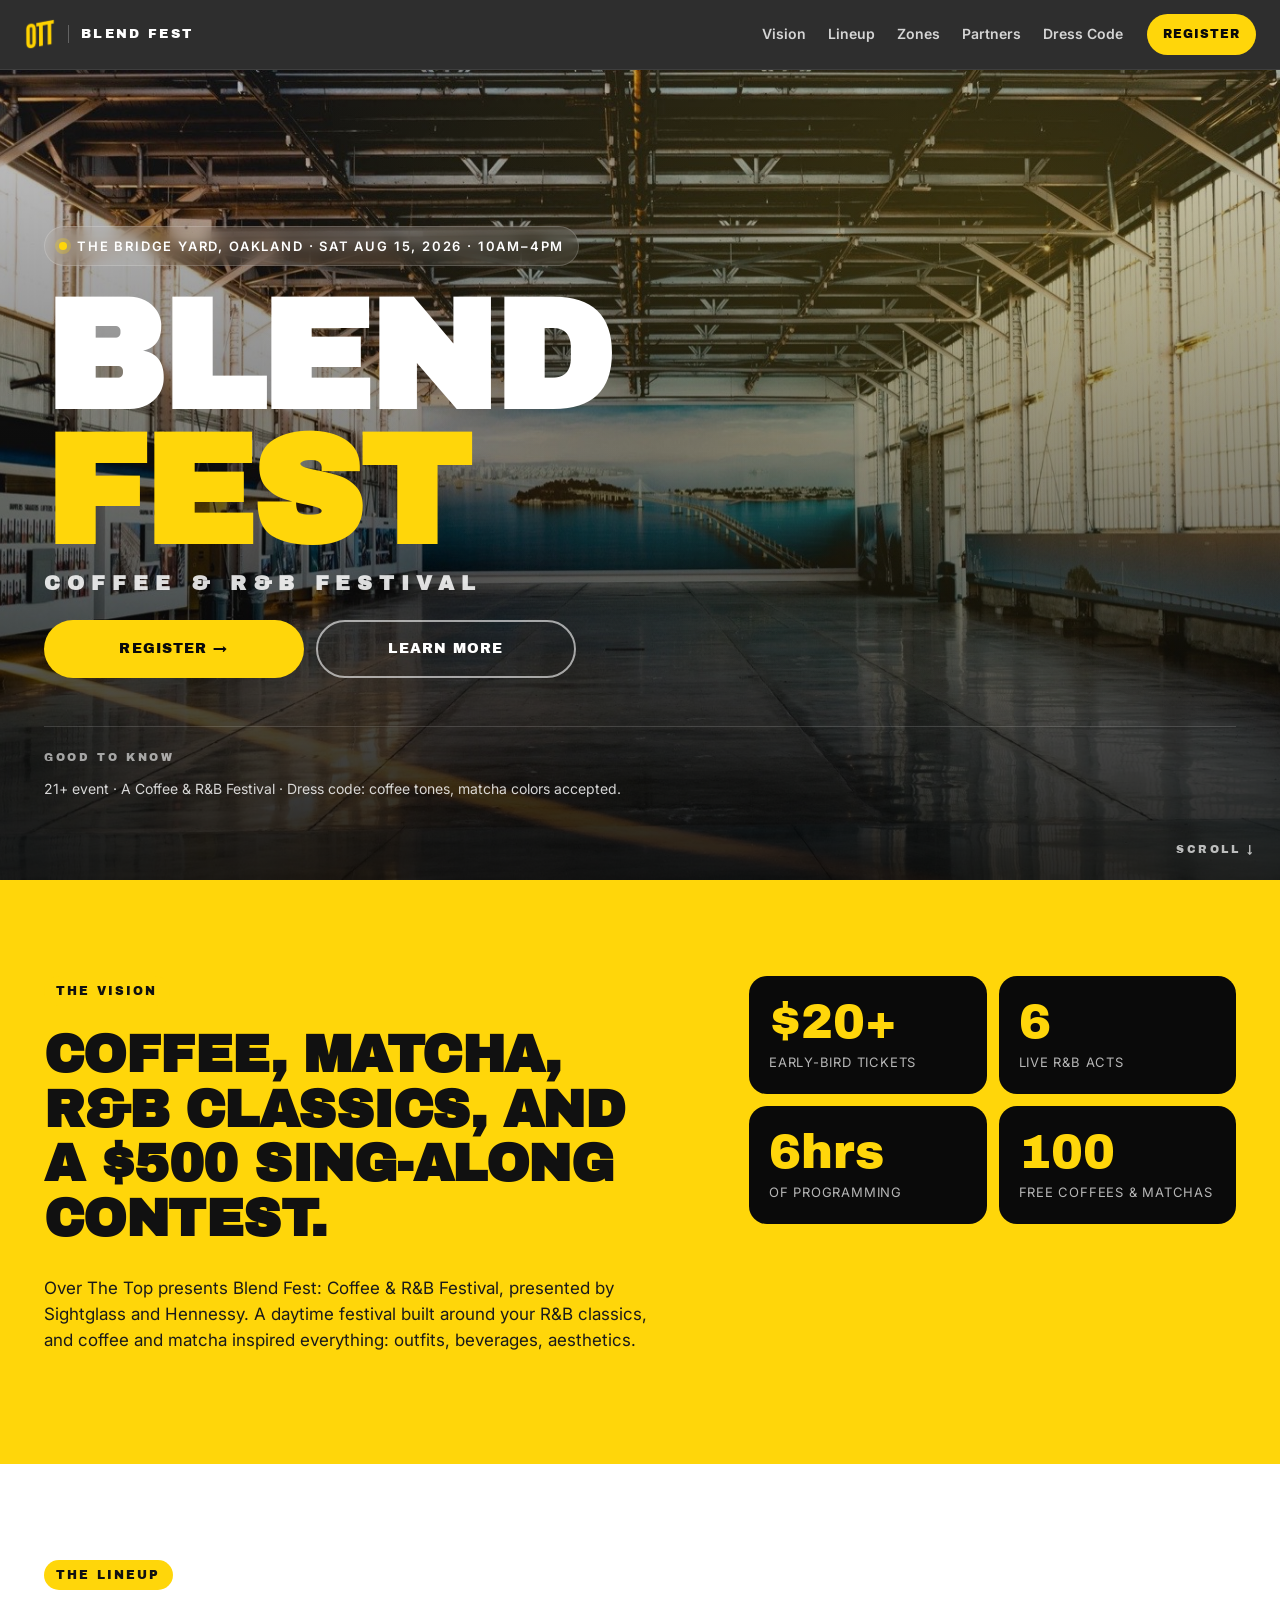
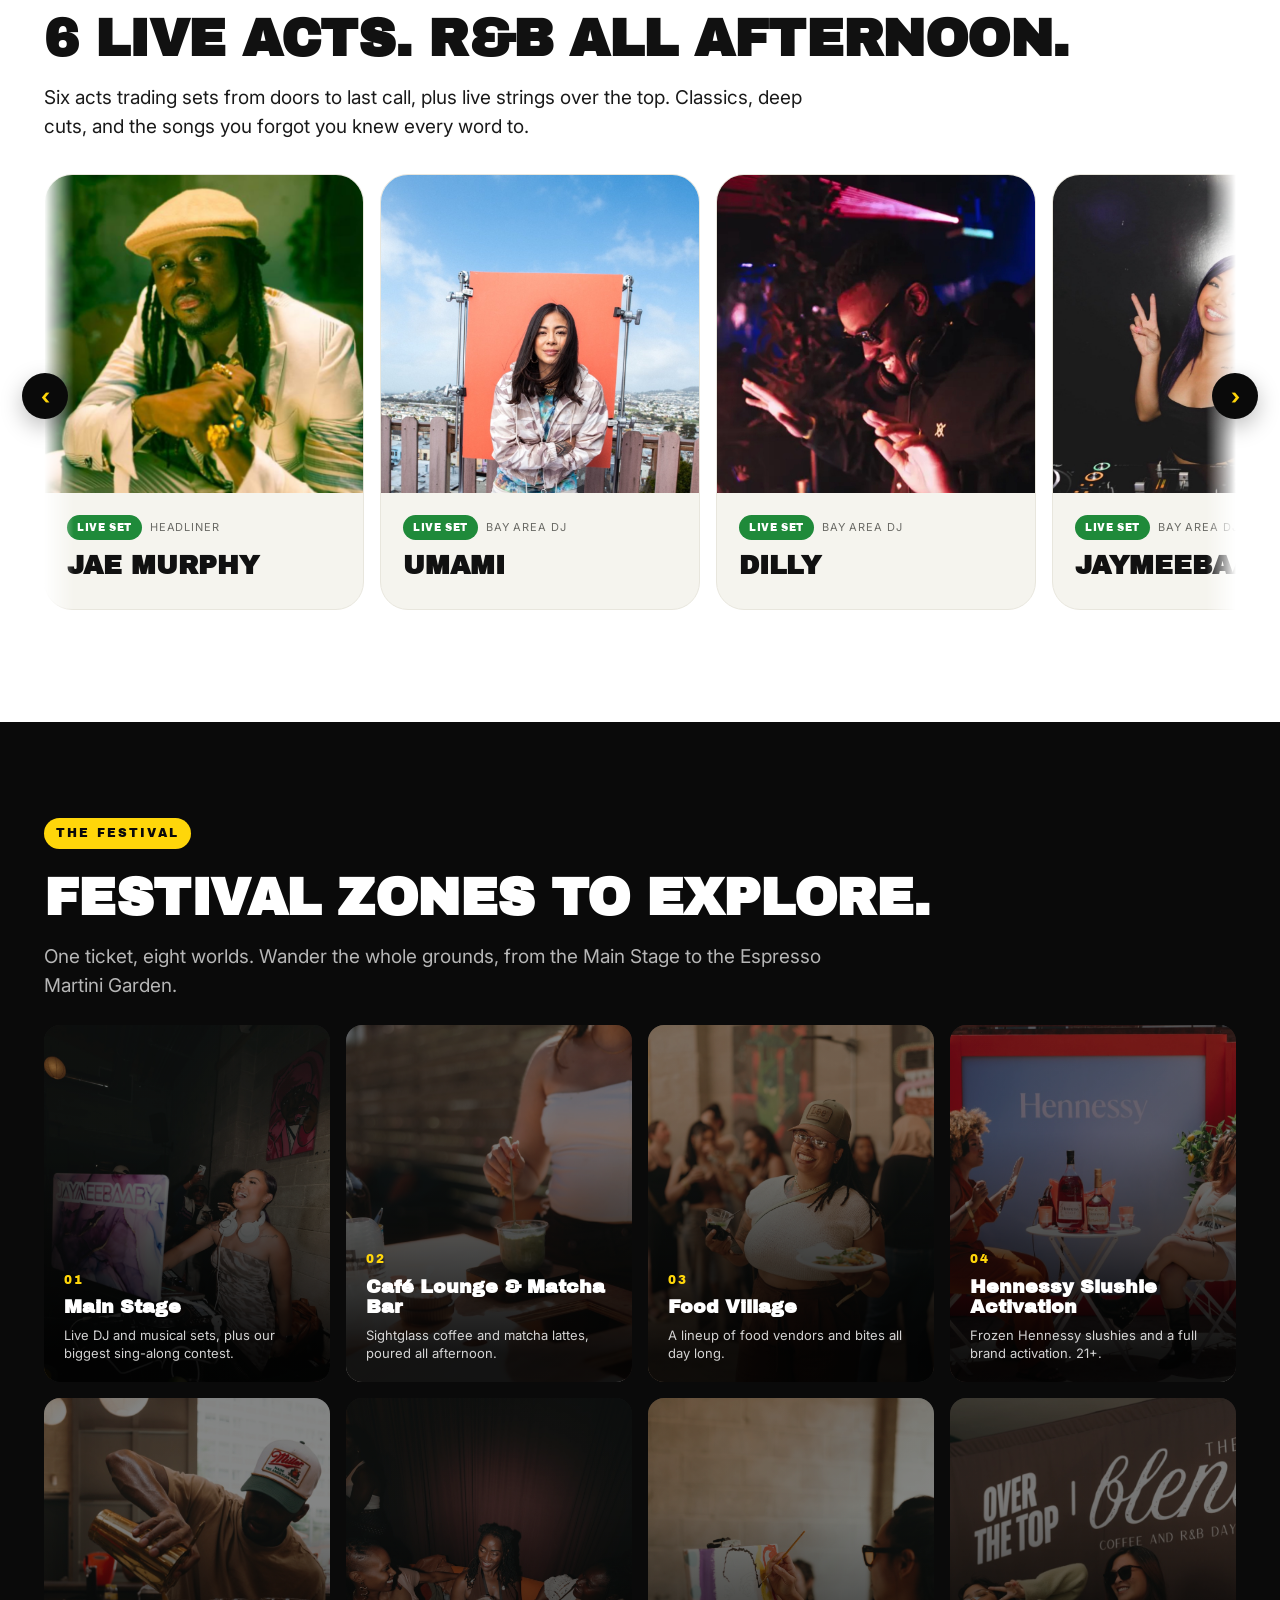
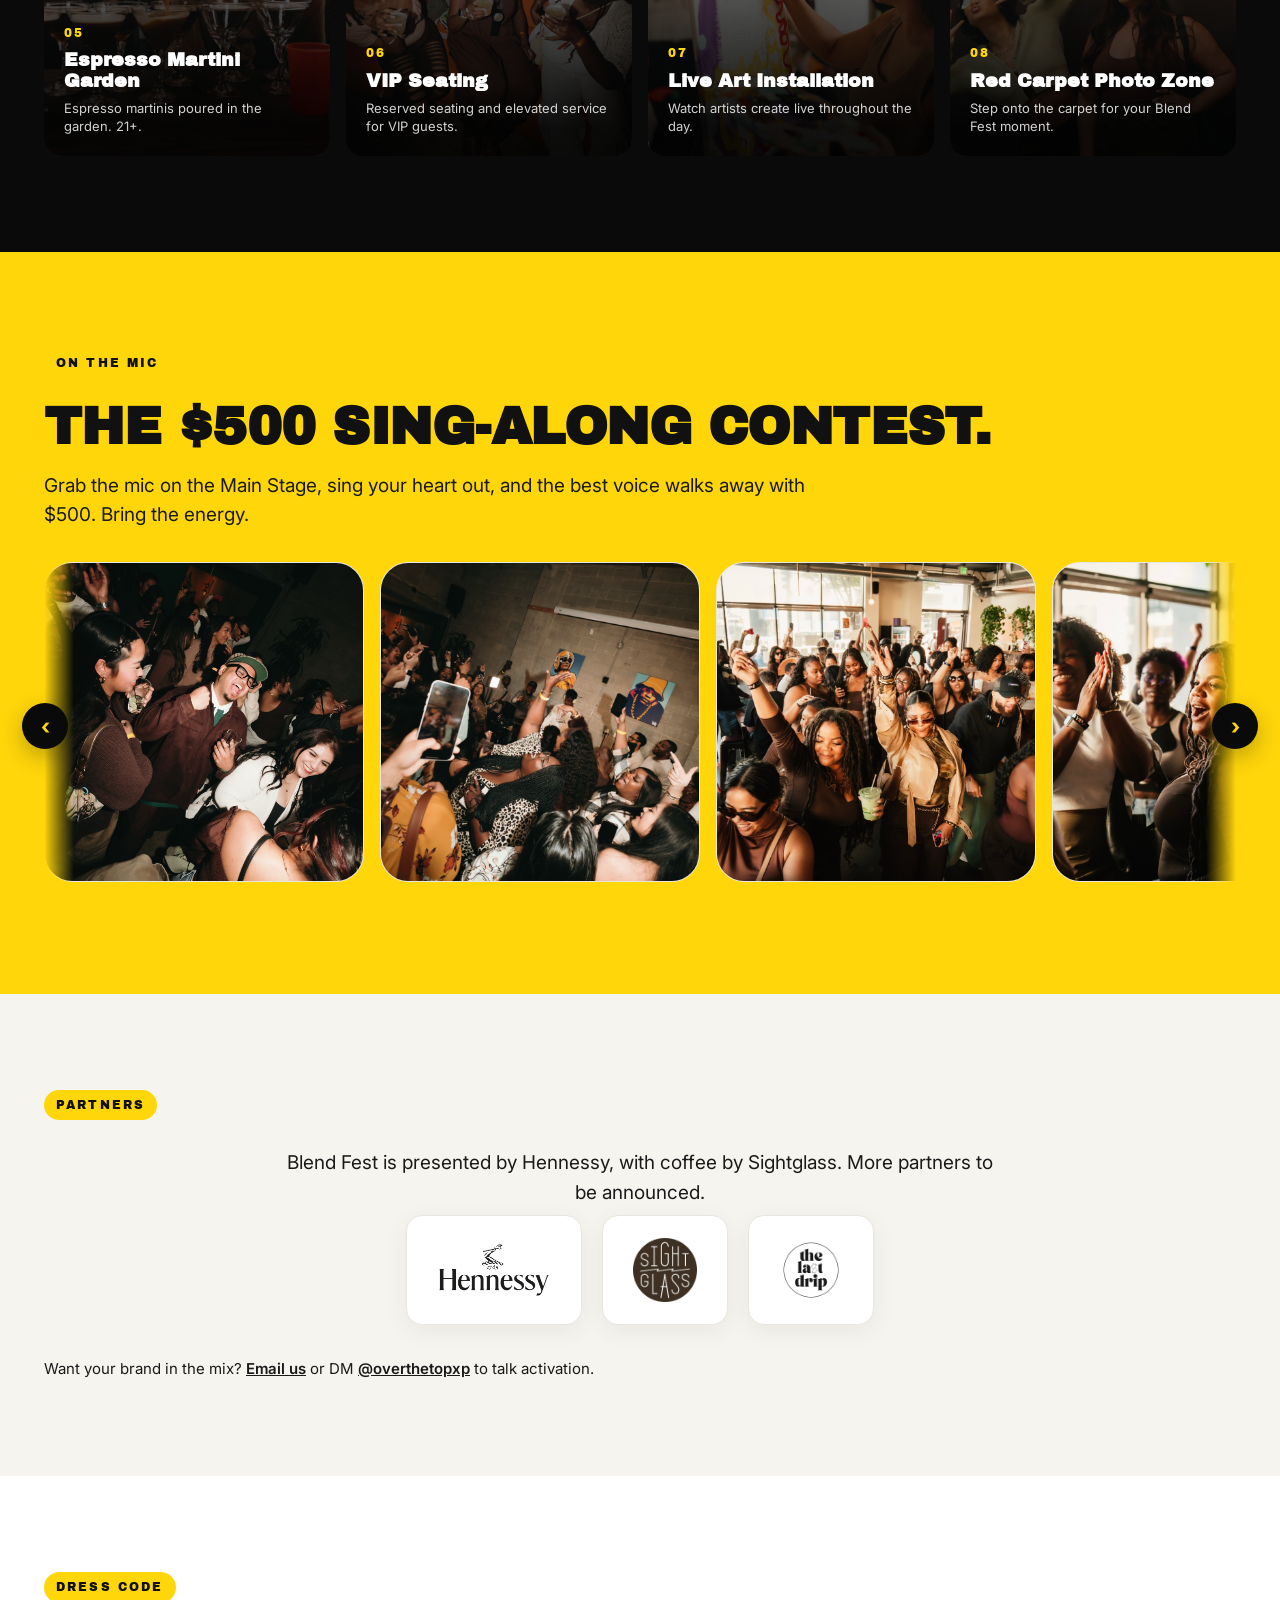
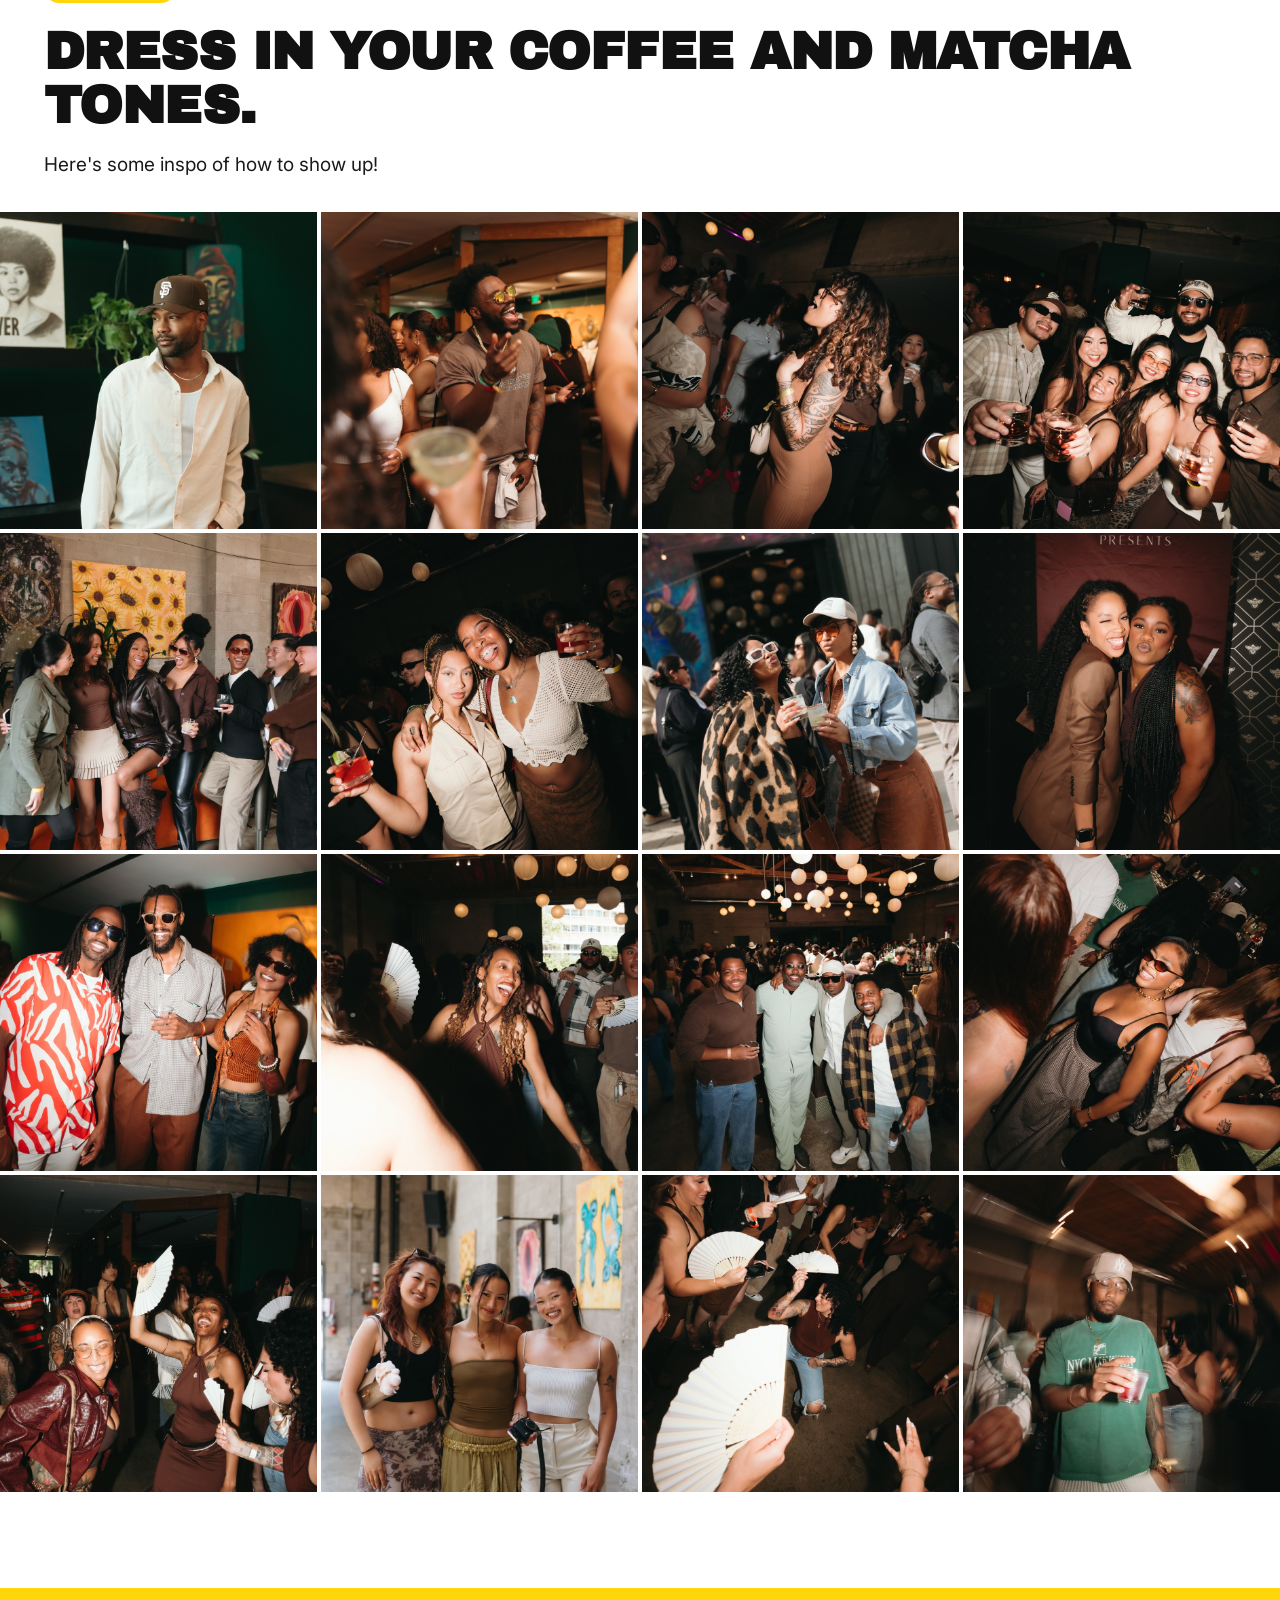
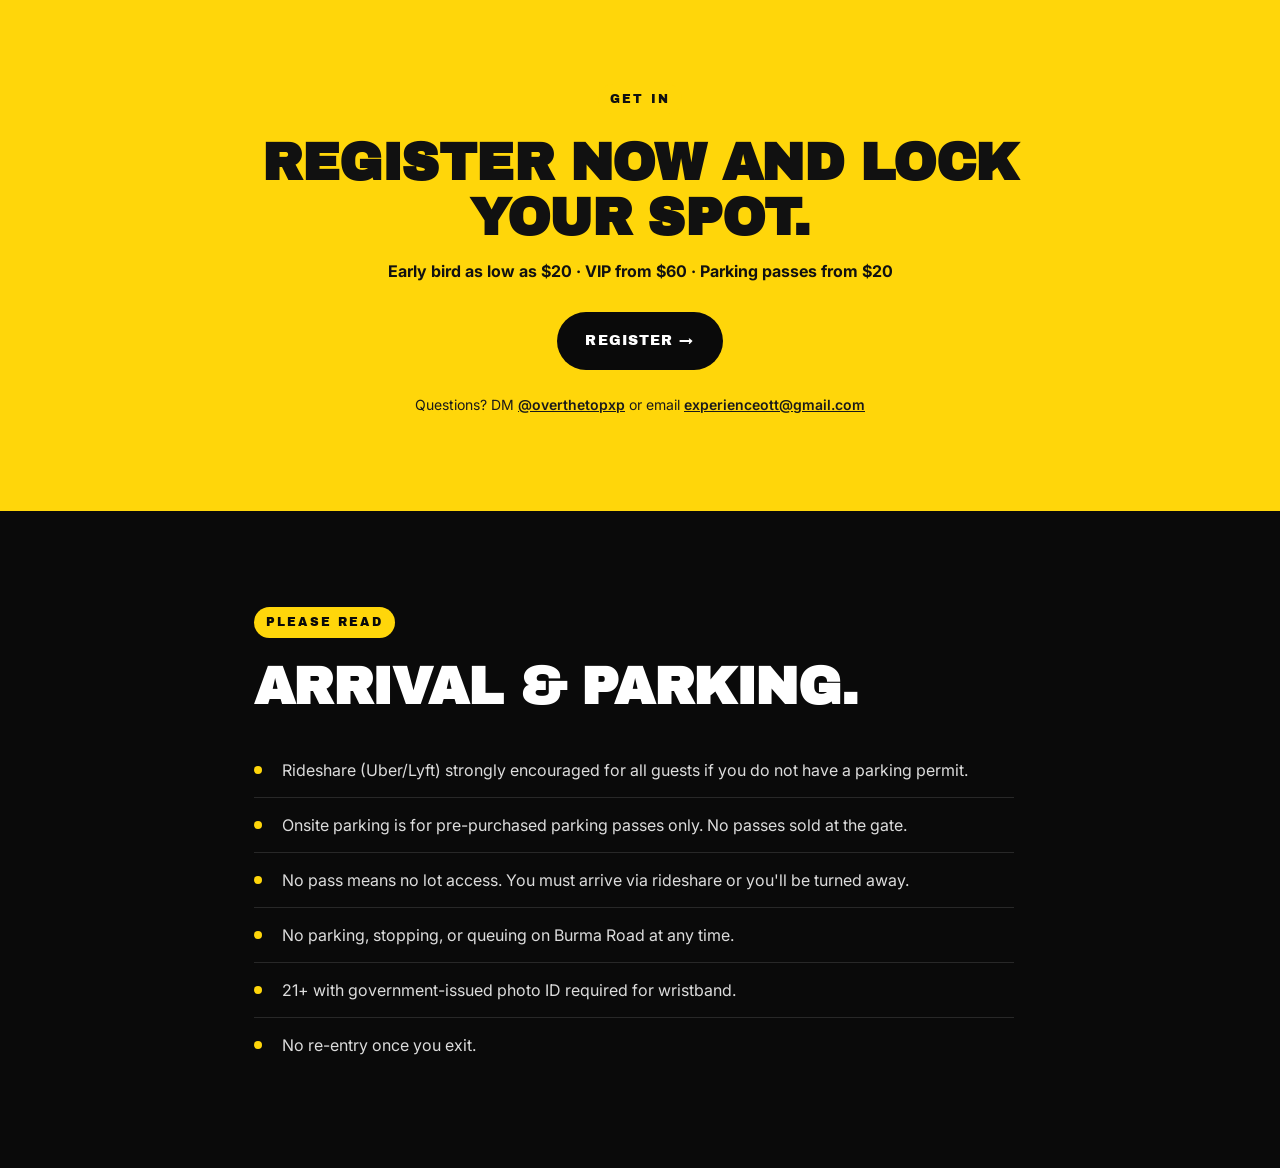
<file: index.html>
<!doctype html>
<html lang="en">
<head>
<meta charset="utf-8" />
<meta name="viewport" content="width=device-width, initial-scale=1, viewport-fit=cover" />
<meta name="theme-color" content="#FFD60A" />
<title>Blend Fest: Coffee & R&B Festival · August 15, 2026 · The Bridge Yard, Oakland</title>
<meta name="description" content="Blend Fest is Over The Top's Coffee & R&B Festival, presented by Hennessy. Saturday, August 15, 2026, 10AM-4PM at The Bridge Yard, Oakland. Café lattes, espresso martini towers, a Hennessy VIP lounge, live R&B DJ sets, and a $500 sing-along. 21+." />

<meta property="og:title" content="Blend Fest: Coffee & R&B Festival · August 15, 2026" />
<meta property="og:description" content="Over The Top's Coffee & R&B Festival, presented by Hennessy. Saturday, August 15, 2026 at The Bridge Yard, Oakland. R&B classics, coffee, espresso martini towers, and community. 21+." />
<meta property="og:type" content="website" />
<meta property="og:image" content="images/hero.jpg" />

<link rel="preconnect" href="https://fonts.googleapis.com" />
<link rel="preconnect" href="https://fonts.gstatic.com" crossorigin />
<link href="https://fonts.googleapis.com/css2?family=Archivo+Black&family=Inter:wght@400;500;600;700;800;900&display=swap" rel="stylesheet" />

<link rel="stylesheet" href="styles.css" />

<!-- Meta Pixel Code -->
<script>
!function(f,b,e,v,n,t,s)
{if(f.fbq)return;n=f.fbq=function(){n.callMethod?
n.callMethod.apply(n,arguments):n.queue.push(arguments)};
if(!f._fbq)f._fbq=n;n.push=n;n.loaded=!0;n.version='2.0';
n.queue=[];t=b.createElement(e);t.async=!0;
t.src=v;s=b.getElementsByTagName(e)[0];
s.parentNode.insertBefore(t,s)}(window, document,'script',
'https://connect.facebook.net/en_US/fbevents.js');
fbq('init', '1495548463835448');
fbq('track', 'PageView');
</script>
<noscript><img height="1" width="1" style="display:none"
src="https://www.facebook.com/tr?id=1495548463835448&ev=PageView&noscript=1"
/></noscript>
<!-- End Meta Pixel Code -->
</head>
<body>

<header class="nav">
  <a href="#top" class="nav__brand">
    <img class="brand-mark" src="logos/ott.png" alt="Over The Top" />
    <span class="brand-divider"></span>
    <span class="brand-event">BLEND FEST</span>
  </a>
  <nav class="nav__links">
    <a href="#vision">Vision</a>
    <a href="#lineup">Lineup</a>
    <a href="#zones">Zones</a>
    <a href="#partners">Partners</a>
    <a href="#dresscode">Dress Code</a>
  </nav>
  <a class="btn btn--small btn--yellow" data-register href="https://sweatpals.com/event/blend-fest-coffee-and-rb-festival" target="_blank" rel="noopener">Register</a>
</header>

<!-- HERO -->
<section class="hero" id="top">
  <img class="hero__bg" src="images/hero.jpg" alt="Blend Fest Coffee & R&B Festival crowd at The Bridge Yard" />
  <div class="hero__overlay"></div>
  <div class="hero__content">
    <div class="hero__eyebrow">
      <span class="dot"></span> The Bridge Yard, Oakland · Sat Aug 15, 2026 · 10AM&ndash;4PM
    </div>
    <h1 class="hero__title">
      <span class="line">BLEND</span>
      <span class="line line--yellow">FEST</span>
      <span class="line line--small">COFFEE &amp; R&amp;B FESTIVAL</span>
    </h1>
    <div class="hero__ctas">
      <a class="btn btn--yellow btn--lg" data-register href="https://sweatpals.com/event/blend-fest-coffee-and-rb-festival" target="_blank" rel="noopener">Register →</a>
      <a class="btn btn--ghost btn--lg" href="#vision">Learn more</a>
    </div>
    <div class="hero__partners">
      <span class="hero__partners-label">Good to know</span>
      <p style="font-size:14px; color:rgba(255,255,255,.82); margin:0; max-width:580px;">
        21+ event · A Coffee & R&B Festival · Dress code: coffee tones, matcha colors accepted.
      </p>
    </div>
  </div>
  <div class="hero__scroll">scroll ↓</div>
</section>

<!-- VISION + STATS -->
<section class="band band--yellow" id="vision">
  <div class="container">
    <div class="vision__grid">
      <div class="vision__copy">
        <span class="kicker">The vision</span>
        <h2 class="h2">Coffee, matcha, R&amp;B classics, and a $500 sing-along contest.</h2>
        <p>
          Over The Top presents Blend Fest: Coffee &amp; R&amp;B Festival, presented by Sightglass and Hennessy.
          A daytime festival built around your R&amp;B classics, and coffee and matcha inspired everything: outfits,
          beverages, aesthetics.
        </p>
      </div>
      <div class="vision__stats">
        <div class="stat"><div class="stat__num">$20+</div><div class="stat__label">Early-bird tickets</div></div>
        <div class="stat"><div class="stat__num">6</div><div class="stat__label">Live R&amp;B acts</div></div>
        <div class="stat"><div class="stat__num">6hrs</div><div class="stat__label">Of programming</div></div>
        <div class="stat"><div class="stat__num">100</div><div class="stat__label">Free coffees & matchas</div></div>
      </div>
    </div>
  </div>
</section>

<!-- SECTION 1: WHAT'S INCLUDED IN YOUR TICKET (free with entry) -->
<section class="band" id="included" hidden>
  <div class="container">
    <span class="kicker">The experience</span>
    <h2 class="h2">What's part of the experience.</h2>
    <p class="lede" style="margin:-12px 0 24px; max-width:780px;">
      Your first coffee or matcha on us, live R&amp;B all day, a photo booth, food vendors, a full bar, Hennessy slushies, and more to be announced.
    </p>

    <div class="rail" data-rail>
      <button class="rail__nav rail__nav--prev" type="button" aria-label="Previous">‹</button>
      <div class="rail__viewport">
        <div class="rail__track">

          <article class="card card--rail" data-card>
            <img class="card__img" src="images/sightglass-coffee.jpg" alt="Sightglass coffee on us" />
            <div class="card__body">
              <div class="card__access-row">
                <span class="card__access card__access--free">First 100 in</span>
                <span class="card__attr">by Sightglass</span>
              </div>
              <h3 class="card__title">1 Coffee or Matcha, On Us</h3>
              <p class="card__sub">Show up early · while supplies last</p>
              <div class="card__expand">
                <p>The first 100 attendees through the door get a free coffee or matcha latte from Sightglass, courtesy of OTT.</p>
              </div>
              <button class="card__toggle" aria-label="Expand">+</button>
            </div>
          </article>

          <article class="card card--rail" data-card>
            <img class="card__img" src="images/gallery-9.jpg" alt="Live R&B sets" />
            <div class="card__body">
              <div class="card__access-row">
                <span class="card__access card__access--free">Included</span>
                <span class="card__attr">the lineup</span>
              </div>
              <h3 class="card__title">Live R&amp;B Sets</h3>
              <p class="card__sub">10 AM &ndash; 4 PM · 6 live acts</p>
              <div class="card__expand">
                <p>R&amp;B all day from Jae Murphy, Umami, Dilly, Jaymeebaaby, Rose Crelli on violin, and LXXI.</p>
              </div>
              <button class="card__toggle" aria-label="Expand">+</button>
            </div>
          </article>

          <article class="card card--rail" data-card>
            <img class="card__img" src="images/singalong.jpg" alt="$500 sing-along contest" />
            <div class="card__body">
              <div class="card__access-row">
                <span class="card__access card__access--free">Included</span>
                <span class="card__attr">Main Stage</span>
              </div>
              <h3 class="card__title">$500 Sing-Along Contest</h3>
              <p class="card__sub">Grab the mic · best voice takes the cash</p>
              <div class="card__expand">
                <p>Step up to the Main Stage for OTT's $500 sing-along contest. Your R&amp;B moment, best voice takes the cash.</p>
              </div>
              <button class="card__toggle" aria-label="Expand">+</button>
            </div>
          </article>

          <article class="card card--rail" data-card>
            <img class="card__img" src="images/momentus-photo-booth.jpg" alt="Photo booth" />
            <div class="card__body">
              <div class="card__access-row">
                <span class="card__access card__access--free">Included</span>
                <span class="card__attr">all day</span>
              </div>
              <h3 class="card__title">Photo Booth</h3>
              <p class="card__sub">All day · keepsake prints</p>
              <div class="card__expand">
                <p>A roaming photo booth with keepsake prints all afternoon.</p>
              </div>
              <button class="card__toggle" aria-label="Expand">+</button>
            </div>
          </article>

          <article class="card card--rail" data-card>
            <img class="card__img" src="images/food.jpg" alt="Food vendors" />
            <div class="card__body">
              <div class="card__access-row">
                <span class="card__access card__access--cash">On site</span>
                <span class="card__attr">Food Village</span>
              </div>
              <h3 class="card__title">Food Vendors</h3>
              <p class="card__sub">All day · for purchase on site</p>
              <div class="card__expand">
                <p>A lineup of food vendors and bites all afternoon in the Food Village. Pay-as-you-go.</p>
              </div>
              <button class="card__toggle" aria-label="Expand">+</button>
            </div>
          </article>

          <article class="card card--rail" data-card>
            <img class="card__img" src="images/full-bar.jpg" alt="Full bar" />
            <div class="card__body">
              <div class="card__access-row">
                <span class="card__access card__access--cash">On site · 21+</span>
                <span class="card__attr">main floor</span>
              </div>
              <h3 class="card__title">Full Bar</h3>
              <p class="card__sub">All day · 21+ · cash bar</p>
              <div class="card__expand">
                <p>A full bar all afternoon. Beer, wine, cocktails, and spirits. Pay-as-you-go pricing, 21+.</p>
              </div>
              <button class="card__toggle" aria-label="Expand">+</button>
            </div>
          </article>

          <article class="card card--rail" data-card>
            <img class="card__img" src="images/hennessy-slushie.jpg" alt="Hennessy slushies" />
            <div class="card__body">
              <div class="card__access-row">
                <span class="card__access card__access--cash">On site · 21+</span>
                <span class="card__attr">by Hennessy</span>
              </div>
              <h3 class="card__title">Hennessy Slushies</h3>
              <p class="card__sub">All day · 21+</p>
              <div class="card__expand">
                <p>Frozen Hennessy slushies, built for an Oakland afternoon. 21+.</p>
              </div>
              <button class="card__toggle" aria-label="Expand">+</button>
            </div>
          </article>

          <article class="card card--rail" data-card>
            <img class="card__img" src="images/gallery-3.jpg" alt="More to be announced" />
            <div class="card__body">
              <div class="card__access-row">
                <span class="card__access card__access--vip">Coming soon</span>
                <span class="card__attr">stay tuned</span>
              </div>
              <h3 class="card__title">More To Be Announced</h3>
              <p class="card__sub">Follow along for drops</p>
              <div class="card__expand">
                <p>More experiences, activations, and surprises to be announced. Follow @overthetopxp for the latest.</p>
              </div>
              <button class="card__toggle" aria-label="Expand">+</button>
            </div>
          </article>

        </div>
      </div>
      <button class="rail__nav rail__nav--next" type="button" aria-label="Next">›</button>
    </div>
  </div>
</section>

<!-- SECTION 3: WHAT'S INCLUDED WITH VIP -->
<section class="band band--dark" id="vip" hidden>
  <div class="container">
    <span class="kicker kicker--yellow">VIP / Members</span>
    <h2 class="h2 h2--light">What's included with VIP access.</h2>
    <p class="lede" style="color:rgba(255,255,255,.7); margin:-12px 0 24px; max-width:780px;">
      VIP and member tickets unlock the Hennessy VIP Lounge plus complimentary drinks and dedicated service all afternoon.
    </p>

    <div class="rail" data-rail>
      <button class="rail__nav rail__nav--prev" type="button" aria-label="Previous">‹</button>
      <div class="rail__viewport">
        <div class="rail__track">

          <article class="card card--rail card--dark" data-card>
            <img class="card__img" src="images/vip-lounge.jpg" alt="Hennessy VIP Lounge" />
            <div class="card__body">
              <div class="card__access-row">
                <span class="card__access card__access--vip">VIP ticket only</span>
                <span class="card__attr">by Hennessy</span>
              </div>
              <h3 class="card__title">Hennessy VIP Lounge</h3>
              <p class="card__sub">All day · dedicated lounge area</p>
              <div class="card__expand">
                <p>An anchored Hennessy lounge with comfortable seating, dedicated service, and a quieter vibe away from the main floor.</p>
              </div>
              <button class="card__toggle" aria-label="Expand">+</button>
            </div>
          </article>

          <article class="card card--rail card--dark" data-card>
            <img class="card__img" src="images/vip-espresso.jpg" alt="Complimentary espresso martini tower" />
            <div class="card__body">
              <div class="card__access-row">
                <span class="card__access card__access--vip">Complimentary · 21+</span>
                <span class="card__attr">in the lounge</span>
              </div>
              <h3 class="card__title">Complimentary Espresso Martinis</h3>
              <p class="card__sub">Towers poured all day inside the lounge</p>
              <div class="card__expand">
                <p>Espresso martini towers are complimentary inside the VIP lounge. Pour as you go.</p>
              </div>
              <button class="card__toggle" aria-label="Expand">+</button>
            </div>
          </article>

          <article class="card card--rail card--dark" data-card>
            <img class="card__img" src="images/vip-matcha.jpg" alt="Complimentary coffee and matcha towers" />
            <div class="card__body">
              <div class="card__access-row">
                <span class="card__access card__access--vip">Complimentary</span>
                <span class="card__attr">in the lounge</span>
              </div>
              <h3 class="card__title">Complimentary Coffee &amp; Matcha</h3>
              <p class="card__sub">Café lattes on the house in the lounge</p>
              <div class="card__expand">
                <p>Coffee and matcha lattes are complimentary in the VIP lounge, no cap on the first 100. Pour all afternoon.</p>
              </div>
              <button class="card__toggle" aria-label="Expand">+</button>
            </div>
          </article>

          <article class="card card--rail card--dark" data-card>
            <img class="card__img" src="images/vip-hostess.jpg" alt="VIP host" />
            <div class="card__body">
              <div class="card__access-row">
                <span class="card__access card__access--vip">VIP ticket only</span>
                <span class="card__attr">on arrival</span>
              </div>
              <h3 class="card__title">VIP Host &amp; Priority Entry</h3>
              <p class="card__sub">Skip the door line, hosted into the lounge</p>
              <div class="card__expand">
                <p>VIP guests skip the door line and are walked directly to the lounge by a dedicated host.</p>
              </div>
              <button class="card__toggle" aria-label="Expand">+</button>
            </div>
          </article>

        </div>
      </div>
      <button class="rail__nav rail__nav--next" type="button" aria-label="Next">›</button>
    </div>
  </div>
</section>

<!-- DJ LINEUP -->
<section class="band" id="lineup">
  <div class="container">
    <span class="kicker">The lineup</span>
    <h2 class="h2">6 live acts. R&amp;B all afternoon.</h2>
    <p class="lede" style="margin:-12px 0 24px; max-width:780px;">
      Six acts trading sets from doors to last call, plus live strings over the top. Classics, deep cuts, and the songs you forgot you knew every word to.
    </p>

    <div class="rail" data-rail>
      <button class="rail__nav rail__nav--prev" type="button" aria-label="Previous">‹</button>
      <div class="rail__viewport">
        <div class="rail__track">

          <article class="card card--rail card--dj">
            <img class="card__img" src="images/jae-murphy.jpg" alt="Jae Murphy" />
            <div class="card__body">
              <div class="card__access-row">
                <span class="card__access card__access--free">Live set</span>
                <span class="card__attr">Headliner</span>
              </div>
              <h3 class="card__title">Jae Murphy</h3>
            </div>
          </article>

          <article class="card card--rail card--dj">
            <img class="card__img" src="images/umami.jpg" alt="Umami" />
            <div class="card__body">
              <div class="card__access-row">
                <span class="card__access card__access--free">Live set</span>
                <span class="card__attr">Bay Area DJ</span>
              </div>
              <h3 class="card__title">Umami</h3>
            </div>
          </article>

          <article class="card card--rail card--dj">
            <img class="card__img" src="images/dj-dilly.jpg" alt="Dilly" />
            <div class="card__body">
              <div class="card__access-row">
                <span class="card__access card__access--free">Live set</span>
                <span class="card__attr">Bay Area DJ</span>
              </div>
              <h3 class="card__title">Dilly</h3>
            </div>
          </article>

          <article class="card card--rail card--dj">
            <img class="card__img" src="images/jaymeebaaby.jpg" alt="Jaymeebaaby" />
            <div class="card__body">
              <div class="card__access-row">
                <span class="card__access card__access--free">Live set</span>
                <span class="card__attr">Bay Area DJ</span>
              </div>
              <h3 class="card__title">Jaymeebaaby</h3>
            </div>
          </article>

          <article class="card card--rail card--dj">
            <img class="card__img" src="images/rose-crelli.jpg" alt="Rose Crelli" />
            <div class="card__body">
              <div class="card__access-row">
                <span class="card__access card__access--free">Live strings</span>
                <span class="card__attr">Violinist</span>
              </div>
              <h3 class="card__title">Rose Crelli</h3>
            </div>
          </article>

          <article class="card card--rail card--dj">
            <img class="card__img" src="images/dj-lxxi.jpg" alt="LXXI" />
            <div class="card__body">
              <div class="card__access-row">
                <span class="card__access card__access--free">Live set</span>
                <span class="card__attr">Bay Area DJ</span>
              </div>
              <h3 class="card__title">LXXI</h3>
            </div>
          </article>

        </div>
      </div>
      <button class="rail__nav rail__nav--next" type="button" aria-label="Next">›</button>
    </div>
  </div>
</section>

<!-- ZONES / FESTIVAL MAP -->
<section class="band band--dark" id="zones">
  <div class="container">
    <span class="kicker kicker--yellow">The festival</span>
    <h2 class="h2 h2--light">Festival zones to explore.</h2>
    <p class="lede" style="color:rgba(255,255,255,.7); margin:-12px 0 24px; max-width:780px;">
      One ticket, eight worlds. Wander the whole grounds, from the Main Stage to the Espresso Martini Garden.
    </p>

    <div class="zones-grid">

      <article class="zone">
        <img class="zone__img" src="images/main-stage.jpg" alt="Main Stage" />
        <div class="zone__body">
          <span class="zone__num">01</span>
          <h3 class="zone__name">Main Stage</h3>
          <p class="zone__desc">Live DJ and musical sets, plus our biggest sing-along contest.</p>
        </div>
      </article>

      <article class="zone">
        <img class="zone__img" src="images/matcha-bar.jpg" alt="Caf&eacute; Lounge &amp; Matcha Bar" />
        <div class="zone__body">
          <span class="zone__num">02</span>
          <h3 class="zone__name">Caf&eacute; Lounge &amp; Matcha Bar</h3>
          <p class="zone__desc">Sightglass coffee and matcha lattes, poured all afternoon.</p>
        </div>
      </article>

      <article class="zone">
        <img class="zone__img" src="images/food.jpg" alt="Food Village" />
        <div class="zone__body">
          <span class="zone__num">03</span>
          <h3 class="zone__name">Food Village</h3>
          <p class="zone__desc">A lineup of food vendors and bites all day long.</p>
        </div>
      </article>

      <article class="zone">
        <img class="zone__img" src="images/hennessy-activation.jpg" alt="Hennessy Slushie Activation" />
        <div class="zone__body">
          <span class="zone__num">04</span>
          <h3 class="zone__name">Hennessy Slushie Activation</h3>
          <p class="zone__desc">Frozen Hennessy slushies and a full brand activation. 21+.</p>
        </div>
      </article>

      <article class="zone">
        <img class="zone__img" src="images/espresso-garden.jpg" alt="Espresso Martini Garden" />
        <div class="zone__body">
          <span class="zone__num">05</span>
          <h3 class="zone__name">Espresso Martini Garden</h3>
          <p class="zone__desc">Espresso martinis poured in the garden. 21+.</p>
        </div>
      </article>

      <article class="zone">
        <img class="zone__img" src="images/vip-lounge.jpg" alt="VIP Seating" />
        <div class="zone__body">
          <span class="zone__num">06</span>
          <h3 class="zone__name">VIP Seating</h3>
          <p class="zone__desc">Reserved seating and elevated service for VIP guests.</p>
        </div>
      </article>

      <article class="zone">
        <img class="zone__img" src="images/art.jpg" alt="Live Art Installation" />
        <div class="zone__body">
          <span class="zone__num">07</span>
          <h3 class="zone__name">Live Art Installation</h3>
          <p class="zone__desc">Watch artists create live throughout the day.</p>
        </div>
      </article>

      <article class="zone">
        <img class="zone__img" src="images/photo-booth.jpg" alt="Red Carpet Photo Zone" />
        <div class="zone__body">
          <span class="zone__num">08</span>
          <h3 class="zone__name">Red Carpet Photo Zone</h3>
          <p class="zone__desc">Step onto the carpet for your Blend Fest moment.</p>
        </div>
      </article>

    </div>
  </div>
</section>

<!-- SING-ALONG CONTEST -->
<section class="band band--yellow" id="singalong">
  <div class="container">
    <span class="kicker">On the mic</span>
    <h2 class="h2">The $500 sing-along contest.</h2>
    <p class="lede" style="margin:-12px 0 24px; max-width:780px;">
      Grab the mic on the Main Stage, sing your heart out, and the best voice walks away with $500. Bring the energy.
    </p>

    <div class="rail" data-rail>
      <button class="rail__nav rail__nav--prev" type="button" aria-label="Previous">‹</button>
      <div class="rail__viewport">
        <div class="rail__track">
          <article class="card card--rail card--dj"><img class="card__img" src="images/singalong.jpg" alt="Sing-along contest" /></article>
          <article class="card card--rail card--dj"><img class="card__img" src="images/singing-1.jpg" alt="Sing-along energy" /></article>
          <article class="card card--rail card--dj"><img class="card__img" src="images/singing-2.jpg" alt="Sing-along energy" /></article>
          <article class="card card--rail card--dj"><img class="card__img" src="images/singing-3.jpg" alt="Sing-along energy" /></article>
          <article class="card card--rail card--dj"><img class="card__img" src="images/singing-4.jpg" alt="Sing-along energy" /></article>
          <article class="card card--rail card--dj"><img class="card__img" src="images/singing-5.jpg" alt="Sing-along energy" /></article>
          <article class="card card--rail card--dj"><img class="card__img" src="images/singing-6.jpg" alt="Sing-along energy" /></article>
          <article class="card card--rail card--dj"><img class="card__img" src="images/singing-7.jpg" alt="Sing-along energy" /></article>
        </div>
      </div>
      <button class="rail__nav rail__nav--next" type="button" aria-label="Next">›</button>
    </div>
  </div>
</section>

<!-- SECTION 2: WHAT'S PROVIDED ON SITE (pay-as-you-go) -->
<section class="band band--cream" id="onsite" hidden>
  <div class="container">
    <span class="kicker">Provided on site</span>
    <h2 class="h2">Café, food &amp; bar.</h2>
    <p class="lede" style="margin:-12px 0 24px; max-width:780px;">
      Drinks and bites available all afternoon. Cash bar pricing, buy by the glass. 21+ for the bar.
    </p>

    <div class="rail" data-rail>
      <button class="rail__nav rail__nav--prev" type="button" aria-label="Previous">‹</button>
      <div class="rail__viewport">
        <div class="rail__track">

          <article class="card card--rail" data-card>
            <img class="card__img" src="images/coffee-matcha.jpg" alt="The Café by The Last Drip" />
            <div class="card__body">
              <div class="card__access-row">
                <span class="card__access card__access--cash">Pay as you go</span>
                <span class="card__attr">by The Last Drip</span>
              </div>
              <h3 class="card__title">The Café</h3>
              <p class="card__sub">10 AM &ndash; 4 PM · coffee &amp; matcha lattes</p>
              <div class="card__expand">
                <p>Full café menu from The Last Drip all afternoon. Pay-as-you-go after the first 100 free drinks are claimed.</p>
              </div>
              <button class="card__toggle" aria-label="Expand">+</button>
            </div>
          </article>

          <article class="card card--rail" data-card>
            <img class="card__img" src="images/food.jpg" alt="Food for purchase on site" />
            <div class="card__body">
              <div class="card__access-row">
                <span class="card__access card__access--cash">Pay as you go</span>
                <span class="card__attr">on site</span>
              </div>
              <h3 class="card__title">Food</h3>
              <p class="card__sub">All day · for purchase on site</p>
              <div class="card__expand">
                <p>Bites and small plates available for purchase all afternoon. Pay-as-you-go.</p>
              </div>
              <button class="card__toggle" aria-label="Expand">+</button>
            </div>
          </article>

          <article class="card card--rail" data-card>
            <img class="card__img" src="images/slushies.jpg" alt="Frozen summertime slushies" />
            <div class="card__body">
              <div class="card__access-row">
                <span class="card__access card__access--cash">Pay as you go · 21+</span>
                <span class="card__attr">by Hennessy</span>
              </div>
              <h3 class="card__title">Summertime Slushies</h3>
              <p class="card__sub">All day · 21+</p>
              <div class="card__expand">
                <p>Frozen summertime slushies by Hennessy, built for an Oakland afternoon. Cash bar.</p>
              </div>
              <button class="card__toggle" aria-label="Expand">+</button>
            </div>
          </article>

          <article class="card card--rail" data-card>
            <img class="card__img" src="images/full-bar.jpg" alt="Full bar pours" />
            <div class="card__body">
              <div class="card__access-row">
                <span class="card__access card__access--cash">Pay as you go · 21+</span>
                <span class="card__attr">main floor</span>
              </div>
              <h3 class="card__title">Full Bar</h3>
              <p class="card__sub">All day · 21+ · cash bar</p>
              <div class="card__expand">
                <p>A full bar on the main floor all afternoon. Beer, wine, cocktails, and spirits. Pay-as-you-go pricing, 21+.</p>
              </div>
              <button class="card__toggle" aria-label="Expand">+</button>
            </div>
          </article>

        </div>
      </div>
      <button class="rail__nav rail__nav--next" type="button" aria-label="Next">›</button>
    </div>
  </div>
</section>

<!-- RUN OF SHOW (hidden on the public page; still available at run-of-show.html) -->
<section class="band band--dark" id="schedule" hidden>
  <div class="container">
    <span class="kicker kicker--yellow">Run of show</span>
    <h2 class="h2 h2--light">A day designed to flow.</h2>
    <p class="lede" style="color:rgba(255,255,255,.7); margin:-12px 0 36px; max-width:780px;">
      Doors at 10, last pour at 4. Six hours of R&amp;B, coffee, and community at The Bridge Yard. Times below are a draft and may shift.
    </p>

    <ol class="schedule">
      <li><span class="schedule__time">10:00 AM</span><span class="schedule__title">Doors open · Café opens</span><span class="schedule__sub">First 100 coffees & matchas free, courtesy of OTT</span></li>
      <li><span class="schedule__time">10:30 AM</span><span class="schedule__title">R&amp;B DJ sets begin</span><span class="schedule__sub">Classics on the decks all afternoon</span></li>
      <li><span class="schedule__time">12:00 PM</span><span class="schedule__title">Espresso martini & slushie towers open</span><span class="schedule__sub">21+ · cash bar all day</span></li>
      <li><span class="schedule__time">12:00 PM</span><span class="schedule__title">VIP Lounge opens</span><span class="schedule__sub">Hennessy VIP lounge · VIP ticket required</span></li>
      <li><span class="schedule__time">2:00 PM</span><span class="schedule__title">$300 Sing-Along Contest</span><span class="schedule__sub">Grab the mic on the main floor</span></li>
      <li><span class="schedule__time">2:30 PM</span><span class="schedule__title">Peak set</span><span class="schedule__sub">The afternoon hits its stride</span></li>
      <li><span class="schedule__time">3:45 PM</span><span class="schedule__title">Last call & closing set</span><span class="schedule__sub">Final pours from the café and bar</span></li>
      <li><span class="schedule__time">4:00 PM</span><span class="schedule__title">Event ends</span><span class="schedule__sub">Thanks for spending the day with us</span></li>
    </ol>
  </div>
</section>

<!-- VENUE (hidden on the public page) -->
<section class="band band--cream" id="venue" hidden>
  <div class="container">
    <span class="kicker">Venue &amp; directions</span>
    <h2 class="h2">The Bridge Yard, Oakland.</h2>
    <p class="lede" style="margin:-12px 0 28px; max-width:780px;">
      210 Burma Rd, Oakland, CA. A landmark waterfront event hall at the foot of the Bay Bridge, with soaring ceilings, big windows, and skyline views. On-site parking is available.
    </p>
    <div class="venue-cta">
      <a class="btn btn--black btn--lg" href="https://www.google.com/maps/search/?api=1&query=The+Bridge+Yard+210+Burma+Rd+Oakland+CA" target="_blank" rel="noopener">Get directions</a>
    </div>
    <p style="text-align:center; margin:22px 0 0; font-size:14px; color:var(--gray-500); letter-spacing:.04em;">
      21+ event &nbsp;·&nbsp; All tickets non-refundable &nbsp;·&nbsp; On-site parking available
    </p>
  </div>
</section>

<!-- PARTNERS -->
<section class="band band--cream" id="partners">
  <div class="container">
    <span class="kicker">Partners</span>
    <p class="lede" style="margin:6px auto 8px; max-width:720px; text-align:center;">
      Blend Fest is presented by Hennessy, with coffee by Sightglass. More partners to be announced.
    </p>

    <div class="partner-logos">
      <span class="partner-logo"><img src="logos/hennessy.jpg" alt="Hennessy" /></span>
      <span class="partner-logo"><img src="logos/sightglass.png" alt="Sightglass" /></span>
      <span class="partner-logo"><img src="logos/the-last-drip.png" alt="The Last Drip" /></span>
    </div>

    <p class="partners-cta">
      Want your brand in the mix? <a href="mailto:experienceott@gmail.com?subject=Blend%20Fest%20Coffee%20%26%20R%26B%20Festival%20Partnership">Email us</a>
      or DM <a href="https://instagram.com/overthetopxp" target="_blank" rel="noopener">@overthetopxp</a> to talk activation.
    </p>
  </div>
</section>

<!-- DRESS CODE -->
<section class="band" id="dresscode">
  <div class="container">
    <span class="kicker">Dress code</span>
    <h2 class="h2">Dress in your coffee and matcha tones.</h2>
    <p class="lede" style="margin:-12px 0 4px; max-width:780px;">
      Here's some inspo of how to show up!
    </p>
  </div>
  <div class="gallery">
    <img src="images/gallery-1.jpg" alt="" loading="lazy" />
    <img src="images/gallery-2.jpg" alt="" loading="lazy" />
    <img src="images/gallery-3.jpg" alt="" loading="lazy" />
    <img src="images/gallery-4.jpg" alt="" loading="lazy" />
    <img src="images/gallery-5.jpg" alt="" loading="lazy" />
    <img src="images/gallery-6.jpg" alt="" loading="lazy" />
    <img src="images/gallery-7.jpg" alt="" loading="lazy" />
    <img src="images/gallery-8.jpg" alt="" loading="lazy" />
    <img src="images/gallery-9.jpg" alt="" loading="lazy" />
    <img src="images/gallery-10.jpg" alt="" loading="lazy" />
    <img src="images/gallery-11.jpg" alt="" loading="lazy" />
    <img src="images/gallery-12.jpg" alt="" loading="lazy" />
    <img src="images/gallery-13.jpg" alt="" loading="lazy" />
    <img src="images/gallery-14.jpg" alt="" loading="lazy" />
    <img src="images/gallery-15.jpg" alt="" loading="lazy" />
    <img src="images/gallery-16.jpg" alt="" loading="lazy" />
  </div>
</section>

<!-- REGISTER / CTA -->
<section class="band band--yellow" id="register">
  <div class="container container--narrow text-center">
    <span class="kicker">Get in</span>
    <h2 class="h2" style="margin-bottom:14px;">Register now and lock your spot.</h2>
    <p style="margin:0 0 28px; font-weight:700; color:var(--ink);">
      Early bird as low as $20 &#183; VIP from $60 &#183; Parking passes from $20
    </p>
    <div class="cta-row">
      <a class="btn btn--black btn--lg" data-register href="https://sweatpals.com/event/blend-fest-coffee-and-rb-festival" target="_blank" rel="noopener">Register →</a>
    </div>
    <p style="margin:24px 0 0; font-size:14px; color:var(--ink-2);">
      Questions? DM <a href="https://instagram.com/overthetopxp" target="_blank" rel="noopener" style="font-weight:600; text-decoration:underline; text-transform:none;">@overthetopxp</a>
      or email <a href="mailto:experienceott@gmail.com" style="font-weight:600; text-decoration:underline; text-transform:none;">experienceott@gmail.com</a>
    </p>
  </div>
</section>

<!-- ARRIVAL & PARKING -->
<section class="band band--dark" id="arrival">
  <div class="container container--narrow">
    <span class="kicker kicker--yellow">Please read</span>
    <h2 class="h2 h2--light">Arrival &amp; parking.</h2>
    <ul class="arrival-list">
      <li>Rideshare (Uber/Lyft) strongly encouraged for all guests if you do not have a parking permit.</li>
      <li>Onsite parking is for pre-purchased parking passes only. No passes sold at the gate.</li>
      <li>No pass means no lot access. You must arrive via rideshare or you'll be turned away.</li>
      <li>No parking, stopping, or queuing on Burma Road at any time.</li>
      <li>21+ with government-issued photo ID required for wristband.</li>
      <li>No re-entry once you exit.</li>
    </ul>
  </div>
</section>

<script src="script.js"></script>
</body>
</html>
</file>
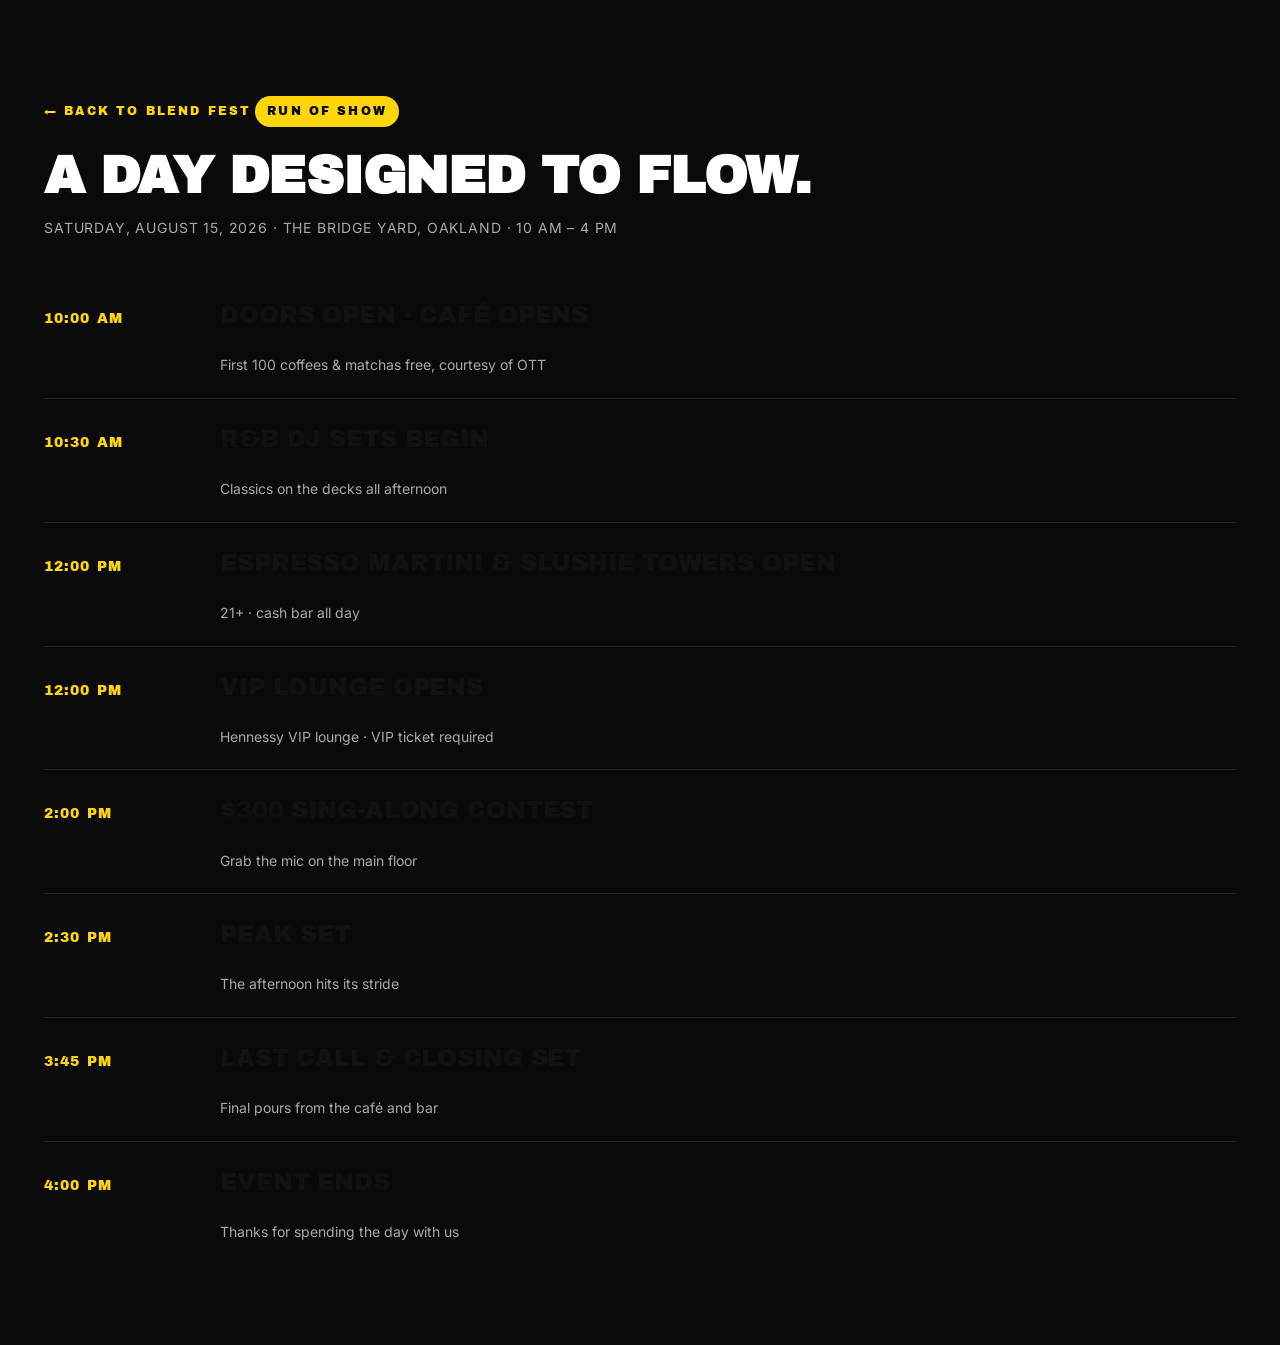
<file: run-of-show.html>
<!doctype html>
<html lang="en">
<head>
<meta charset="utf-8" />
<meta name="viewport" content="width=device-width, initial-scale=1, viewport-fit=cover" />
<meta name="theme-color" content="#0A0A0A" />
<title>Blend Fest · Run of Show</title>
<meta name="description" content="Blend Fest: Coffee & R&B Festival run of show. Saturday, August 15, 2026, The Bridge Yard, Oakland." />
<meta name="robots" content="noindex" />
<link rel="preconnect" href="https://fonts.googleapis.com" />
<link rel="preconnect" href="https://fonts.gstatic.com" crossorigin />
<link href="https://fonts.googleapis.com/css2?family=Archivo+Black&family=Inter:wght@400;500;600;700;800;900&display=swap" rel="stylesheet" />
<link rel="stylesheet" href="styles.css" />
<style>
  body { background: var(--black); }
  .ros-page { padding: 96px 0 80px; }
  .ros-back {
    display: inline-flex; align-items: center; gap: 8px;
    font-family: var(--display); font-size: 12px; letter-spacing: 0.18em;
    text-transform: uppercase; color: var(--yellow); text-decoration: none;
    margin-bottom: 28px;
  }
  .ros-back:hover { opacity: 0.8; }
  .ros-page .h2 { color: var(--white); margin-bottom: 14px; }
  .ros-meta {
    color: rgba(255,255,255,.65); font-size: 14px; margin: 0 0 36px;
    letter-spacing: 0.06em; text-transform: uppercase;
  }
</style>
</head>
<body>

<section class="ros-page">
  <div class="container">
    <a href="index.html" class="ros-back">← Back to Blend Fest</a>
    <span class="kicker kicker--yellow">Run of show</span>
    <h2 class="h2 h2--light">A day designed to flow.</h2>
    <p class="ros-meta">Saturday, August 15, 2026 · The Bridge Yard, Oakland · 10 AM &ndash; 4 PM</p>

    <ol class="schedule">
      <li><span class="schedule__time">10:00 AM</span><span class="schedule__title">Doors open · Café opens</span><span class="schedule__sub">First 100 coffees & matchas free, courtesy of OTT</span></li>
      <li><span class="schedule__time">10:30 AM</span><span class="schedule__title">R&amp;B DJ sets begin</span><span class="schedule__sub">Classics on the decks all afternoon</span></li>
      <li><span class="schedule__time">12:00 PM</span><span class="schedule__title">Espresso martini & slushie towers open</span><span class="schedule__sub">21+ · cash bar all day</span></li>
      <li><span class="schedule__time">12:00 PM</span><span class="schedule__title">VIP Lounge opens</span><span class="schedule__sub">Hennessy VIP lounge · VIP ticket required</span></li>
      <li><span class="schedule__time">2:00 PM</span><span class="schedule__title">$300 Sing-Along Contest</span><span class="schedule__sub">Grab the mic on the main floor</span></li>
      <li><span class="schedule__time">2:30 PM</span><span class="schedule__title">Peak set</span><span class="schedule__sub">The afternoon hits its stride</span></li>
      <li><span class="schedule__time">3:45 PM</span><span class="schedule__title">Last call & closing set</span><span class="schedule__sub">Final pours from the café and bar</span></li>
      <li><span class="schedule__time">4:00 PM</span><span class="schedule__title">Event ends</span><span class="schedule__sub">Thanks for spending the day with us</span></li>
    </ol>
  </div>
</section>

</body>
</html>
</file>
<file: styles.css>
/* ============ TOKENS ============ */
:root {
  --yellow: #FFD60A;
  --yellow-deep: #F5C400;
  --black: #0A0A0A;
  --ink: #111111;
  --ink-2: #1a1a1a;
  --gray-100: #F5F4EE;
  --gray-200: #E8E6DD;
  --gray-500: #6B6B66;
  --white: #FFFFFF;

  --radius: 18px;
  --radius-lg: 28px;

  --container: 1240px;
  --container-narrow: 820px;

  --shadow-sm: 0 4px 14px rgba(0,0,0,.08);
  --shadow-md: 0 14px 40px rgba(0,0,0,.18);

  --display: "Archivo Black", "Inter", system-ui, -apple-system, "Segoe UI", sans-serif;
  --body: "Inter", system-ui, -apple-system, "Segoe UI", sans-serif;
}

* { box-sizing: border-box; }
html, body { margin: 0; padding: 0; }
html { scroll-behavior: smooth; -webkit-text-size-adjust: 100%; }

body {
  font-family: var(--body);
  color: var(--ink);
  background: var(--white);
  line-height: 1.55;
  -webkit-font-smoothing: antialiased;
  text-rendering: optimizeLegibility;
}

img { display: block; max-width: 100%; }
a { color: inherit; }
button { font: inherit; }

/* ============ LAYOUT HELPERS ============ */
.container {
  max-width: var(--container);
  margin: 0 auto;
  padding: 0 24px;
}
.container--narrow { max-width: var(--container-narrow); }
.text-center { text-align: center; }

.kicker {
  display: inline-block;
  font-family: var(--display);
  font-size: 12px;
  letter-spacing: 0.18em;
  text-transform: uppercase;
  color: var(--ink);
  background: var(--yellow);
  padding: 6px 12px;
  border-radius: 999px;
  margin-bottom: 22px;
}
.kicker--yellow { background: var(--yellow); color: var(--black); }

.h2 {
  font-family: var(--display);
  font-weight: 900;
  font-size: clamp(28px, 4.5vw, 52px);
  line-height: 1.05;
  letter-spacing: -0.01em;
  margin: 0 0 28px;
  text-transform: uppercase;
}
.h2--light { color: var(--white); }

.lede {
  font-size: clamp(16px, 1.6vw, 19px);
  color: var(--ink-2);
  max-width: 640px;
  margin: 0 auto 32px;
}

/* ============ NAV ============ */
.nav {
  position: sticky;
  top: 0;
  z-index: 50;
  display: flex;
  align-items: center;
  gap: 24px;
  padding: 14px 24px;
  background: rgba(10,10,10,.85);
  backdrop-filter: blur(14px);
  -webkit-backdrop-filter: blur(14px);
  color: var(--white);
  border-bottom: 1px solid rgba(255,255,255,.08);
}
.nav__brand {
  display: flex;
  align-items: center;
  gap: 12px;
  text-decoration: none;
  font-family: var(--display);
  letter-spacing: 0.04em;
}
.brand-mark {
  display: block;
  height: 32px;
  width: auto;
}
.brand-mark--lg { height: 60px; }
.brand-divider {
  width: 1px; height: 18px;
  background: rgba(255,255,255,.25);
}
.brand-event {
  font-size: 13px;
  letter-spacing: 0.18em;
  text-transform: uppercase;
}
.nav__links {
  display: none;
  gap: 22px;
  margin-left: auto;
}
.nav__links a {
  font-size: 14px;
  font-weight: 600;
  color: rgba(255,255,255,.8);
  text-decoration: none;
}
.nav__links a:hover { color: var(--yellow); }
.nav .btn { margin-left: auto; }
@media (min-width: 880px) {
  .nav__links { display: flex; }
  .nav .btn { margin-left: 0; }
}
/* Mobile: drop sticky + z-index so the parent Webflow hamburger dropdown
   can render over our nav without a stacking-context fight. */
@media (max-width: 879px) {
  .nav { position: static; z-index: auto; }
}

/* ============ BUTTONS ============ */
.btn {
  display: inline-flex;
  align-items: center;
  justify-content: center;
  gap: 6px;
  font-family: var(--display);
  font-size: 13px;
  letter-spacing: 0.08em;
  text-transform: uppercase;
  text-decoration: none;
  padding: 12px 18px;
  border-radius: 999px;
  border: 2px solid transparent;
  cursor: pointer;
  transition: transform .15s ease, background .15s ease, color .15s ease, border-color .15s ease;
  white-space: nowrap;
}
.btn:hover { transform: translateY(-1px); }
.btn--small { padding: 9px 14px; font-size: 12px; }
.btn--lg { padding: 16px 26px; font-size: 14px; }
.btn--yellow { background: var(--yellow); color: var(--black); }
.btn--yellow:hover { background: var(--yellow-deep); }
.btn--black { background: var(--black); color: var(--white); }
.btn--black:hover { background: var(--ink-2); }
.btn--ghost { background: transparent; color: var(--white); border-color: rgba(255,255,255,.6); }
.btn--ghost:hover { background: rgba(255,255,255,.1); }
.btn--ghost-dark { background: transparent; color: var(--black); border-color: var(--black); }
.btn--ghost-dark:hover { background: rgba(0,0,0,.06); }

/* ============ HERO ============ */
.hero {
  position: relative;
  min-height: 90vh;
  display: flex;
  align-items: flex-end;
  overflow: hidden;
  color: var(--white);
}
.hero__bg {
  position: absolute;
  inset: 0;
  width: 100%;
  height: 100%;
  object-fit: cover;
  z-index: 0;
}
.hero__overlay {
  position: absolute;
  inset: 0;
  z-index: 1;
  background:
    radial-gradient(ellipse at 80% 20%, rgba(255,214,10,.18), transparent 55%),
    linear-gradient(180deg, rgba(0,0,0,.2) 0%, rgba(0,0,0,.55) 55%, rgba(0,0,0,.85) 100%);
}
.hero__content {
  position: relative;
  z-index: 2;
  width: 100%;
  max-width: var(--container);
  margin: 0 auto;
  padding: 120px 24px 80px;
}
.hero__eyebrow {
  display: inline-flex;
  align-items: center;
  gap: 10px;
  font-family: var(--body);
  font-weight: 600;
  font-size: 13px;
  letter-spacing: 0.14em;
  text-transform: uppercase;
  background: rgba(255,255,255,.08);
  border: 1px solid rgba(255,255,255,.18);
  padding: 9px 14px;
  border-radius: 999px;
  backdrop-filter: blur(8px);
  margin-bottom: 24px;
}
.hero__eyebrow .dot {
  width: 8px; height: 8px; border-radius: 50%; background: var(--yellow);
  box-shadow: 0 0 0 4px rgba(255,214,10,.25);
}
.hero__title {
  font-family: var(--display);
  font-weight: 900;
  text-transform: uppercase;
  font-size: clamp(56px, 12vw, 180px);
  line-height: 0.88;
  letter-spacing: -0.02em;
  margin: 0 0 28px;
}
.hero__title .line { display: block; }
.hero__title .line--yellow { color: var(--yellow); }
.hero__title .line--small {
  font-size: clamp(16px, 1.6vw, 22px);
  letter-spacing: 0.34em;
  font-weight: 900;
  margin-top: 14px;
  color: rgba(255,255,255,.85);
}
.hero__sub {
  max-width: 620px;
  font-size: clamp(15px, 1.5vw, 18px);
  color: rgba(255,255,255,.85);
  margin: 0 0 32px;
}
.hero__ctas {
  display: flex;
  flex-wrap: wrap;
  gap: 12px;
  margin-bottom: 48px;
}
.hero__ctas .btn--lg,
.hero__ctas .rsvp-trigger { min-width: 260px; }
.hero__ctas .rsvp-trigger .btn--lg { width: 100%; min-width: 0; }
.hero__partners {
  border-top: 1px solid rgba(255,255,255,.15);
  padding-top: 22px;
}
.hero__partners-label {
  font-family: var(--display);
  font-size: 11px;
  letter-spacing: 0.24em;
  text-transform: uppercase;
  color: rgba(255,255,255,.6);
  display: block;
  margin-bottom: 12px;
}
.hero__partners-label--social { margin-top: 28px; }
.logo-marquee {
  width: 100%;
  max-width: 980px;
  overflow: hidden;
  -webkit-mask-image: linear-gradient(to right, transparent, #000 6%, #000 94%, transparent);
  mask-image: linear-gradient(to right, transparent, #000 6%, #000 94%, transparent);
}
.logo-row {
  display: flex;
  align-items: center;
  width: max-content;
  animation: logo-scroll 36s linear infinite;
}
.logo-row:hover { animation-play-state: paused; }
.logo-row--alt { animation-duration: 30s; }
@keyframes logo-scroll {
  from { transform: translateX(0); }
  to { transform: translateX(-33.333%); }
}
.logo-row img {
  height: 38px;
  width: auto;
  max-width: 130px;
  margin-right: 48px;
  flex: 0 0 auto;
  object-fit: contain;
  object-position: center;
  filter: brightness(0) invert(1);
  opacity: 0.9;
}
@media (max-width: 480px) {
  .logo-row img { height: 32px; max-width: 110px; margin-right: 32px; }
}
@media (prefers-reduced-motion: reduce) {
  .logo-row,
  .partner-track { animation: none; }
}
.hero__scroll {
  position: absolute;
  z-index: 2;
  bottom: 22px;
  right: 24px;
  font-family: var(--display);
  font-size: 11px;
  letter-spacing: 0.24em;
  color: rgba(255,255,255,.7);
  text-transform: uppercase;
}

/* ============ BANDS ============ */
.band {
  padding: 96px 0;
  background: var(--white);
}
.band--yellow { background: var(--yellow); }
.band--cream { background: var(--gray-100); }
.band--dark { background: var(--black); color: var(--white); }
.band--dark .h2 { color: var(--white); }

@media (max-width: 720px) {
  .band { padding: 72px 0; }
}

/* ============ VISION ============ */
.vision__grid {
  display: grid;
  gap: 48px;
}
.vision__copy p { font-size: clamp(15px, 1.4vw, 17px); margin: 0 0 14px; color: var(--ink-2); }
.vision__copy strong { background: rgba(0,0,0,.08); padding: 1px 6px; border-radius: 4px; }
.vision__stats {
  display: grid;
  grid-template-columns: repeat(2, 1fr);
  gap: 12px;
}
.stat {
  background: var(--black);
  color: var(--white);
  padding: 22px 20px;
  border-radius: var(--radius);
}
.stat__num {
  font-family: var(--display);
  font-size: clamp(32px, 4vw, 48px);
  line-height: 1;
  color: var(--yellow);
  margin-bottom: 6px;
}
.stat__label {
  font-size: 13px;
  letter-spacing: 0.06em;
  text-transform: uppercase;
  color: rgba(255,255,255,.7);
}
@media (min-width: 900px) {
  .vision__grid { grid-template-columns: 1.3fr 1fr; align-items: start; gap: 72px; }
  .vision__stats { grid-template-columns: repeat(2, 1fr); }
}

/* ============ SCHEDULE ============ */
.ros-phase-label {
  display: inline-block;
  font-family: var(--display);
  font-size: 11px;
  letter-spacing: 0.18em;
  text-transform: uppercase;
  color: var(--black);
  background: var(--yellow);
  padding: 7px 14px;
  border-radius: 999px;
  margin: 28px 0 6px;
}
.ros-phase-label:first-of-type { margin-top: 8px; }

/* ============ OPERATIONAL ASKS ============ */
.ops-simple {
  list-style: none;
  margin: 0;
  padding: 0;
  max-width: 820px;
}
.ops-simple li {
  display: flex;
  align-items: flex-start;
  gap: 18px;
  padding: 22px 0;
  border-top: 1px solid var(--gray-200);
}
.ops-simple li:first-child { border-top: none; padding-top: 4px; }
.ops-simple h4 {
  font-family: var(--display);
  font-size: clamp(18px, 2vw, 22px);
  text-transform: uppercase;
  letter-spacing: -0.005em;
  margin: 0 0 6px;
  color: var(--ink);
}
.ops-simple p {
  margin: 0;
  font-size: 15px;
  line-height: 1.5;
  color: var(--gray-500);
}
.ops-status {
  display: inline-block;
  flex-shrink: 0;
  width: 12px;
  height: 12px;
  border-radius: 50%;
  margin-top: 10px;
  background: var(--gray-500);
  box-shadow: 0 0 0 3px rgba(0,0,0,.04);
}
.ops-status.is-confirmed { background: #34C759; }
.ops-status.is-pending { background: var(--yellow); }
.ops-status.is-open { background: #FF453A; }

/* ============ VENUE / SITE MAP ============ */
.venue-map {
  margin: 0;
  border-radius: var(--radius-lg);
  overflow: hidden;
  background: var(--white);
  border: 1px solid var(--gray-200);
  box-shadow: var(--shadow-md);
}
.venue-map img {
  width: 100%;
  height: auto;
  display: block;
}
.venue-map figcaption {
  font-family: var(--body);
  font-size: 13px;
  color: var(--gray-500);
  text-align: center;
  padding: 14px 16px;
  background: var(--white);
  letter-spacing: 0.04em;
}
.venue-cta {
  text-align: center;
  margin-top: 28px;
}

.schedule {
  list-style: none;
  margin: 0;
  padding: 0;
  display: grid;
  gap: 0;
}
.schedule li {
  display: grid;
  grid-template-columns: 110px 1fr;
  align-items: baseline;
  padding: 22px 0;
  border-bottom: 1px solid rgba(255,255,255,.1);
  gap: 16px;
}
.schedule li:last-child { border-bottom: none; }
.schedule__time {
  font-family: var(--display);
  font-size: 14px;
  letter-spacing: 0.08em;
  color: var(--yellow);
  text-transform: uppercase;
}
.schedule__title {
  font-family: var(--display);
  font-size: clamp(18px, 2vw, 24px);
  text-transform: uppercase;
  letter-spacing: -0.005em;
  display: block;
}
.schedule__sub {
  display: block;
  font-size: 14px;
  color: rgba(255,255,255,.65);
  margin-top: 4px;
  grid-column: 2;
}
@media (min-width: 720px) {
  .schedule li { grid-template-columns: 160px 1fr; }
}

/* ============ PROGRAMMING GRID ============ */
.prog-grid {
  display: grid;
  gap: 18px;
  grid-template-columns: 1fr;
}
.card {
  position: relative;
  border-radius: var(--radius-lg);
  overflow: hidden;
  background: var(--gray-100);
  border: 1px solid var(--gray-200);
  transition: transform .25s ease, box-shadow .25s ease;
  cursor: pointer;
}
.card:hover { transform: translateY(-3px); box-shadow: var(--shadow-md); }
.card__img {
  width: 100%;
  aspect-ratio: 1 / 1;
  object-fit: cover;
  display: block;
}
/* Portrait shots: anchor crop to top so the subject's face is visible */
.card__img[src*="dj-sets"],
.card__img[src*="singalong"] { object-position: center top; }
.card__body {
  position: relative;
  padding: 22px 22px 24px;
}
.card__partner {
  font-family: var(--display);
  font-size: 10px;
  letter-spacing: 0.06em;
  text-transform: uppercase;
  color: var(--ink);
  background: var(--yellow);
  display: inline-block;
  padding: 5px 10px;
  border-radius: 999px;
  margin-bottom: 12px;
}
.card__title {
  font-family: var(--display);
  font-size: clamp(20px, 2.4vw, 26px);
  line-height: 1.05;
  margin: 0 0 6px;
  text-transform: uppercase;
}
.card__sub {
  font-size: 14px;
  color: var(--gray-500);
  margin: 0;
}
.card__expand {
  max-height: 0;
  overflow: hidden;
  transition: max-height .35s ease, margin .35s ease;
}
.card__expand p {
  margin: 16px 0 0;
  font-size: 15px;
  color: var(--ink-2);
}
.card.is-open .card__expand { max-height: 320px; }
.card__toggle {
  position: absolute;
  right: 18px;
  bottom: 18px;
  width: 38px; height: 38px;
  border-radius: 50%;
  background: var(--black);
  color: var(--yellow);
  border: none;
  font-size: 22px;
  font-weight: 700;
  line-height: 1;
  display: inline-flex;
  align-items: center;
  justify-content: center;
  cursor: pointer;
  transition: transform .25s ease, background .25s ease;
}
.card.is-open .card__toggle { transform: rotate(45deg); background: var(--yellow); color: var(--black); }
.card--feature {
  background: var(--black);
  color: var(--white);
  border-color: var(--black);
}
.card--feature .card__title { color: var(--white); }
.card--feature .card__sub { color: rgba(255,255,255,.7); }
.card--feature .card__expand p { color: rgba(255,255,255,.85); }
.card--feature .card__toggle { background: var(--yellow); color: var(--black); }

@media (min-width: 700px) {
  .prog-grid { grid-template-columns: 1fr 1fr; }
}
@media (min-width: 1080px) {
  .prog-grid { grid-template-columns: repeat(3, 1fr); }
}
/* Mobile: swipeable horizontal carousel instead of a long vertical stack */
@media (max-width: 699px) {
  .prog-grid {
    display: flex;
    overflow-x: auto;
    scroll-snap-type: x mandatory;
    gap: 14px;
    padding-bottom: 14px;
    -webkit-overflow-scrolling: touch;
    scrollbar-width: none;
  }
  .prog-grid::-webkit-scrollbar { display: none; }
  .prog-grid > .card {
    flex: 0 0 86%;
    scroll-snap-align: start;
    align-self: flex-start;
  }
}

/* ============ RAIL (contained scroll carousel with arrows) ============ */
.rail {
  position: relative;
  margin-top: 12px;
}
.rail__viewport {
  overflow-x: auto;
  overflow-y: hidden;
  scroll-snap-type: x mandatory;
  scroll-behavior: smooth;
  scrollbar-width: none;
  -webkit-overflow-scrolling: touch;
  -webkit-mask-image: linear-gradient(to right, transparent, #000 2.5%, #000 97.5%, transparent);
  mask-image: linear-gradient(to right, transparent, #000 2.5%, #000 97.5%, transparent);
  padding: 8px 0 16px;
}
.rail__viewport::-webkit-scrollbar { display: none; }
.rail__track {
  display: flex;
  gap: 16px;
  width: max-content;
}
.rail__track > .card--rail {
  flex: 0 0 320px;
  scroll-snap-align: start;
  align-self: flex-start;
}
@media (max-width: 720px) {
  .rail__track > .card--rail { flex: 0 0 260px; }
}

.rail__nav {
  position: absolute;
  top: 50%;
  transform: translateY(-50%);
  width: 46px;
  height: 46px;
  border-radius: 50%;
  background: var(--black);
  color: var(--yellow);
  border: none;
  cursor: pointer;
  font-size: 22px;
  font-weight: 700;
  line-height: 1;
  z-index: 5;
  display: flex;
  align-items: center;
  justify-content: center;
  box-shadow: 0 8px 22px rgba(0,0,0,.25);
  transition: transform .15s ease, background .15s ease, opacity .2s ease;
  padding: 0;
}
.rail__nav:hover { transform: translateY(-50%) scale(1.08); background: var(--ink-2); }
.rail__nav--prev { left: -22px; }
.rail__nav--next { right: -22px; }
.band--dark .rail__nav { background: var(--yellow); color: var(--black); }
.band--dark .rail__nav:hover { background: var(--yellow-deep); }
@media (max-width: 880px) {
  .rail__nav--prev { left: -10px; }
  .rail__nav--next { right: -10px; }
}
@media (max-width: 720px) {
  .rail__nav { display: none; }
}

/* ============ CARD MARQUEE (legacy, kept for reference) ============ */
.card-marquee {
  overflow: hidden;
  position: relative;
  margin: 32px 0 0;
  padding: 8px 0 16px;
  -webkit-mask-image: linear-gradient(to right, transparent, #000 4%, #000 96%, transparent);
  mask-image: linear-gradient(to right, transparent, #000 4%, #000 96%, transparent);
}
.card-track {
  display: flex;
  gap: 16px;
  width: max-content;
  padding: 0 24px;
  animation: card-scroll 80s linear infinite;
  will-change: transform;
}
.card-track--alt { animation-duration: 70s; }
.card-track:hover { animation-play-state: paused; }
.card-track.is-paused { animation-play-state: paused; }
@keyframes card-scroll {
  from { transform: translateX(0); }
  to { transform: translateX(-50%); }
}
@media (prefers-reduced-motion: reduce) {
  .card-track { animation: none; }
}
.card-track > .card--rail {
  flex: 0 0 320px;
  align-self: flex-start;
}
@media (max-width: 720px) {
  .card-track > .card--rail { flex: 0 0 280px; }
}

/* Dark band card variant (VIP section) */
.card--dark {
  background: var(--ink-2);
  border-color: rgba(255,255,255,.08);
  color: var(--white);
}
.card--dark .card__title { color: var(--white); }
.card--dark .card__sub { color: rgba(255,255,255,.7); }
.card--dark .card__attr { color: rgba(255,255,255,.55); }
.card--dark .card__expand p { color: rgba(255,255,255,.85); }
.card--dark .card__toggle { background: var(--yellow); color: var(--black); }

/* DJ card variant: portrait crop, no toggle */
.card--dj .card__img { object-position: center top; }
.card--dj .card__toggle { display: none; }

/* Touch devices: swap the auto-marquee for a native swipeable rail */
@media (hover: none) and (pointer: coarse) {
  .card-marquee {
    overflow-x: auto;
    overflow-y: hidden;
    scroll-snap-type: x mandatory;
    -webkit-overflow-scrolling: touch;
    scrollbar-width: none;
    -webkit-mask-image: none;
    mask-image: none;
  }
  .card-marquee::-webkit-scrollbar { display: none; }
  .card-track { animation: none; }
  .card-track > .card--rail { scroll-snap-align: start; }
  .card-track > [aria-hidden="true"] { display: none; }
}

/* ============ ACCESS BADGES (free vs paid) ============ */
.access-key {
  display: flex;
  flex-wrap: wrap;
  gap: 8px;
  margin: 0 0 28px;
}
.access {
  font-family: var(--display);
  font-size: 10px;
  letter-spacing: 0.08em;
  text-transform: uppercase;
  padding: 6px 11px;
  border-radius: 999px;
  display: inline-flex;
  align-items: center;
}
.access--free { background: #1F8A3A; color: #fff; }
.access--cash { background: var(--yellow); color: var(--black); }
.access--vip  { background: var(--black); color: var(--yellow); }

.card__access-row {
  display: flex;
  flex-wrap: wrap;
  align-items: center;
  gap: 8px;
  margin-bottom: 12px;
}
.card__access {
  font-family: var(--display);
  font-size: 10px;
  letter-spacing: 0.06em;
  text-transform: uppercase;
  padding: 5px 10px;
  border-radius: 999px;
  display: inline-block;
}
.card__access--free { background: #1F8A3A; color: #fff; }
.card__access--cash { background: var(--yellow); color: var(--black); }
.card__access--vip  { background: var(--black); color: var(--yellow); }
.card__attr {
  font-size: 11px;
  letter-spacing: 0.08em;
  text-transform: uppercase;
  color: var(--gray-500);
}

/* ============ DJ LINEUP ============ */
.dj-grid {
  display: grid;
  gap: 14px;
  grid-template-columns: 1fr;
  margin-top: 16px;
}
.dj {
  position: relative;
  border-radius: var(--radius-lg);
  overflow: hidden;
  aspect-ratio: 3 / 4;
  background: var(--ink-2);
  isolation: isolate;
}
.dj__img {
  width: 100%;
  height: 100%;
  object-fit: cover;
  display: block;
  transition: transform .4s ease;
}
.dj:hover .dj__img { transform: scale(1.04); }
.dj__overlay {
  position: absolute;
  inset: 0;
  display: flex;
  flex-direction: column;
  justify-content: flex-end;
  padding: 20px;
  color: var(--white);
  background: linear-gradient(180deg, transparent 45%, rgba(0,0,0,.85) 100%);
}
.dj__name {
  font-family: var(--display);
  font-size: clamp(20px, 2vw, 26px);
  text-transform: uppercase;
  letter-spacing: -0.005em;
  margin: 0;
  line-height: 1.05;
}
.dj__role {
  font-size: 12px;
  color: rgba(255,255,255,.75);
  letter-spacing: 0.1em;
  text-transform: uppercase;
  margin: 6px 0 0;
}
@media (min-width: 600px) {
  .dj-grid { grid-template-columns: repeat(2, 1fr); }
}
@media (min-width: 900px) {
  .dj-grid { grid-template-columns: repeat(5, 1fr); gap: 16px; }
}

/* ============ PARTNERS ============ */
.presenting {
  display: grid;
  gap: 24px;
  grid-template-columns: 1fr;
  align-items: center;
  background: var(--white);
  border: 1px solid var(--gray-200);
  border-radius: var(--radius-lg);
  padding: 28px;
  margin: 16px 0 12px;
}
.presenting__logo {
  display: flex;
  align-items: center;
  justify-content: center;
  background: var(--white);
  padding: 16px;
  border-radius: var(--radius);
  border: 1px solid var(--gray-200);
}
.presenting__logo img {
  display: block;
  width: 100%;
  max-width: 240px;
  height: auto;
  object-fit: contain;
}
.presenting__label {
  display: inline-block;
  font-family: var(--display);
  font-size: 11px;
  letter-spacing: 0.22em;
  text-transform: uppercase;
  color: var(--black);
  background: var(--yellow);
  padding: 6px 12px;
  border-radius: 999px;
  margin-bottom: 12px;
}
.presenting__copy p {
  margin: 0;
  font-size: clamp(15px, 1.4vw, 17px);
  color: var(--ink-2);
  line-height: 1.5;
}
@media (min-width: 720px) {
  .presenting { grid-template-columns: 280px 1fr; gap: 36px; padding: 32px 36px; }
}
.presenting--logo-only {
  grid-template-columns: 1fr !important;
  justify-items: center;
  padding: 28px;
}
.presenting--logo-only .presenting__logo {
  max-width: 360px;
  width: 100%;
}

.vendor-grid {
  display: grid;
  gap: 14px;
  grid-template-columns: 1fr;
  margin: 14px 0 0;
}
.vendor {
  background: var(--white);
  border: 1px solid var(--gray-200);
  border-radius: var(--radius-lg);
  overflow: hidden;
  transition: transform .2s ease, border-color .2s ease;
}
.vendor:hover { transform: translateY(-2px); border-color: var(--black); }
.vendor__img {
  width: 100%;
  aspect-ratio: 4 / 3;
  object-fit: cover;
  display: block;
}
.vendor__img--text {
  display: flex;
  align-items: center;
  justify-content: center;
  background: var(--black);
  color: var(--yellow);
  font-family: var(--display);
  font-size: clamp(22px, 3vw, 32px);
  letter-spacing: 0.04em;
  text-transform: uppercase;
  text-align: center;
  padding: 24px;
}
.vendor__body { padding: 18px 22px 22px; }
.vendor__name {
  font-family: var(--display);
  font-size: clamp(18px, 2vw, 22px);
  text-transform: uppercase;
  letter-spacing: 0.01em;
  margin: 0 0 6px;
}
.vendor__role {
  margin: 0;
  font-size: 14px;
  color: var(--gray-500);
  line-height: 1.45;
}
@media (min-width: 720px) {
  .vendor-grid { grid-template-columns: repeat(3, 1fr); }
}

/* ============ PARTNERS (legacy marquee) ============ */
.partners-subhead {
  font-family: var(--display);
  font-size: 13px;
  letter-spacing: 0.22em;
  text-transform: uppercase;
  color: var(--ink-2);
  margin: 40px 0 14px;
}
.partners-subhead:first-of-type { margin-top: 24px; }
.partner-marquee {
  overflow: hidden;
  margin-top: 12px;
  -webkit-mask-image: linear-gradient(to right, transparent, #000 4%, #000 96%, transparent);
  mask-image: linear-gradient(to right, transparent, #000 4%, #000 96%, transparent);
}
.partner-track {
  display: flex;
  width: max-content;
  animation: logo-scroll 55s linear infinite;
}
.partner-track:hover { animation-play-state: paused; }
.partner-track--alt { animation-duration: 46s; }
.partner {
  flex: 0 0 196px;
  margin-right: 12px;
  background: var(--white);
  border: 1px solid var(--gray-200);
  border-radius: var(--radius);
  padding: 24px 20px;
  min-height: 150px;
  display: flex;
  flex-direction: column;
  justify-content: space-between;
  align-items: stretch;
  text-align: left;
  transition: transform .2s ease, border-color .2s ease;
}
.partner:hover { transform: translateY(-2px); border-color: var(--black); }
.partner__logo {
  font-family: var(--display);
  font-size: clamp(18px, 2.6vw, 28px);
  letter-spacing: 0.04em;
}
.partner__img {
  display: block;
  height: 44px;
  width: 100%;
  max-width: 160px;
  object-fit: contain;
  object-position: left center;
  filter: brightness(0);
  opacity: 0.9;
}
/* The Hennessy logo ships as a black mark on a solid white background, so the
   default brightness(0) filter would render it as a solid black box. The
   partner card background is already white, so dropping the filter lets the
   logo sit seamlessly. */
.partner__img[src*="hennessy"] { filter: none; opacity: 1; height: 56px; }
.partner__role {
  font-size: 13px;
  color: var(--gray-500);
  margin-top: 16px;
  line-height: 1.45;
}
.partner--tba {
  background: var(--black);
  color: var(--white);
  border-color: var(--black);
}
.partner--tba .partner__role { color: rgba(255,255,255,.6); }

.partners-cta {
  margin: 32px 0 0;
  font-size: 15px;
  color: var(--ink-2);
}
.partners-cta a { font-weight: 600; text-decoration: underline; }

@media (max-width: 480px) {
  .partner { flex-basis: 172px; }
}

/* ============ AUDIENCE ============ */
.audience-grid {
  display: grid;
  grid-template-columns: repeat(2, 1fr);
  gap: 12px;
  margin: 12px 0 36px;
}
.aud {
  border: 1px solid rgba(255,255,255,.12);
  border-radius: var(--radius);
  padding: 24px 20px;
}
.aud__num {
  font-family: var(--display);
  font-size: clamp(28px, 3.6vw, 42px);
  color: var(--yellow);
  line-height: 1;
  margin-bottom: 8px;
}
.aud__label { font-size: 14px; color: rgba(255,255,255,.75); }

.audience-reach {
  display: grid;
  grid-template-columns: repeat(2, 1fr);
  gap: 12px;
  margin-top: 12px;
  background: var(--ink);
  border-radius: var(--radius);
  padding: 22px;
}
.reach__num {
  font-family: var(--display);
  font-size: clamp(22px, 2.6vw, 32px);
  color: var(--white);
  line-height: 1;
}
.reach__label {
  font-size: 12px;
  letter-spacing: 0.08em;
  text-transform: uppercase;
  color: rgba(255,255,255,.6);
  margin-top: 6px;
}

@media (min-width: 720px) {
  .audience-grid { grid-template-columns: repeat(3, 1fr); }
  .audience-reach { grid-template-columns: repeat(4, 1fr); }
}

/* ============ GALLERY ============ */
.gallery {
  display: grid;
  grid-template-columns: repeat(2, 1fr);
  gap: 4px;
  margin-top: 32px;
}
.gallery img {
  width: 100%;
  aspect-ratio: 1 / 1;
  object-fit: cover;
}
@media (min-width: 720px) {
  .gallery { grid-template-columns: repeat(3, 1fr); }
}
@media (min-width: 1080px) {
  .gallery { grid-template-columns: repeat(4, 1fr); }
}

/* ============ REGISTER ============ */
.cta-row {
  display: flex;
  flex-wrap: wrap;
  gap: 12px;
  justify-content: center;
}

/* ============ FOOTER ============ */
.footer {
  background: var(--black);
  color: rgba(255,255,255,.78);
  padding: 72px 0 32px;
}
.footer a { color: var(--yellow); text-decoration: none; }
.footer a:hover { text-decoration: underline; }
.footer__grid {
  display: grid;
  grid-template-columns: 1fr;
  gap: 40px;
}
.footer__brand p {
  margin: 16px 0 0;
  max-width: 420px;
  font-size: 14px;
  color: rgba(255,255,255,.65);
}
.footer__col h4 {
  font-family: var(--display);
  font-size: 12px;
  letter-spacing: 0.18em;
  text-transform: uppercase;
  color: var(--yellow);
  margin: 0 0 12px;
}
.footer__col p { margin: 0; font-size: 14px; line-height: 1.7; }
.footer__legal {
  border-top: 1px solid rgba(255,255,255,.1);
  margin-top: 48px;
  padding-top: 24px;
  font-size: 12px;
  text-align: center;
  color: rgba(255,255,255,.45);
  padding-left: 24px;
  padding-right: 24px;
}
@media (min-width: 720px) {
  .footer__grid { grid-template-columns: 2fr 1fr 1fr 1fr; }
}

/* ============ RSVP FRAME (Sweatpals waitlist iframe button) ============ */
/* The iframe renders the Sweatpals button; clicks open the waitlist popup
   provided by the script tag loaded at the bottom of the body. */
.rsvp-frame {
  display: inline-block;
  vertical-align: middle;
  border: 0;
  width: 100%;
}
.rsvp-frame--sm {
  max-width: 160px;
  height: 44px;
}
.rsvp-frame--lg {
  max-width: 280px;
  height: 56px;
}
@media (max-width: 480px) {
  .rsvp-frame--lg { max-width: 100%; }
}

/* ============ SWEATPALS EMBED (legacy, unused) ============ */
/* Sweatpals injects its own button at the script tag location. Wrapper sets
   minimum sizing so the layout reserves space and the injected button matches
   our scale. The Sweatpals modal handles the waitlist signup popup. */
.sweatpals-embed {
  display: inline-block;
  vertical-align: middle;
}
.sweatpals-embed--sm { min-width: 130px; }
.sweatpals-embed--lg { min-width: 220px; }
.sweatpals-embed button,
.sweatpals-embed > button {
  font-family: var(--display) !important;
  text-transform: uppercase !important;
  letter-spacing: 0.08em !important;
  border-radius: 999px !important;
}

/* ============ RSVP MODAL (Sweatpals waitlist iframe) ============ */
.rsvp-modal {
  position: fixed;
  inset: 0;
  z-index: 1000;
  display: none;
  align-items: center;
  justify-content: center;
  padding: 24px;
}
.rsvp-modal.is-open { display: flex; }
.rsvp-modal__backdrop {
  position: absolute;
  inset: 0;
  background: rgba(0,0,0,.78);
  border: 0;
  padding: 0;
  cursor: pointer;
  -webkit-backdrop-filter: blur(4px);
  backdrop-filter: blur(4px);
}
.rsvp-modal__dialog {
  position: relative;
  z-index: 1;
  width: min(96vw, 560px);
  height: min(94vh, 780px);
  background: var(--black);
  border-radius: 22px;
  overflow: hidden;
  box-shadow: 0 30px 80px rgba(0,0,0,.5);
}
.rsvp-modal__frame {
  width: 100%;
  height: 100%;
  border: 0;
  display: block;
  background: var(--black);
}
.rsvp-modal__close {
  position: absolute;
  top: 12px;
  right: 12px;
  z-index: 2;
  width: 38px;
  height: 38px;
  border-radius: 50%;
  background: rgba(0,0,0,.55);
  color: #fff;
  border: 0;
  font-size: 22px;
  line-height: 1;
  cursor: pointer;
  display: flex;
  align-items: center;
  justify-content: center;
  transition: background .15s ease, transform .15s ease;
}
.rsvp-modal__close:hover { background: rgba(0,0,0,.85); transform: scale(1.05); }
body.is-rsvp-open { overflow: hidden; }

/* ============ SWEATPALS WIDGET (script-paired iframe button) ============ */
/* Renders the Sweatpals checkout button directly. The script in <head>
   handles the popup overlay when the iframe button is clicked. */
.sweatpals-widget {
  display: inline-block;
  vertical-align: middle;
  line-height: 0;
}
.sweatpals-widget iframe {
  border: 0;
  display: block;
  width: 100%;
  background: transparent;
}
.sweatpals-widget--sm { width: 160px; }
.sweatpals-widget--sm iframe { height: 44px; }
.sweatpals-widget--lg { width: 280px; }
.sweatpals-widget--lg iframe { height: 56px; }
@media (max-width: 480px) {
  .sweatpals-widget--lg { width: 100%; max-width: 360px; }
}

/* ============ PRE-REGISTER MODAL (custom waitlist form) ============ */
.rsvp-modal {
  position: fixed;
  inset: 0;
  z-index: 1000;
  display: none;
  align-items: center;
  justify-content: center;
  padding: 20px;
}
.rsvp-modal.is-open { display: flex; }
body.is-rsvp-open { overflow: hidden; }

.rsvp-modal__backdrop {
  position: absolute;
  inset: 0;
  background: rgba(0,0,0,.78);
  border: 0;
  padding: 0;
  cursor: pointer;
  -webkit-backdrop-filter: blur(6px);
  backdrop-filter: blur(6px);
}
.rsvp-modal__dialog {
  position: relative;
  z-index: 1;
  width: min(96vw, 460px);
  max-height: 92vh;
  overflow-y: auto;
  background: var(--black);
  color: var(--white);
  border-radius: 22px;
  box-shadow: 0 30px 80px rgba(0,0,0,.5);
  padding: 32px 28px 28px;
  font-family: var(--body);
}
.rsvp-modal__dialog--frame {
  width: min(96vw, 560px);
  height: min(94vh, 800px);
  max-height: 94vh;
  padding: 0;
  overflow: hidden;
}
.rsvp-modal__iframe {
  width: 100%;
  height: 100%;
  border: 0;
  display: block;
  background: var(--black);
}
.rsvp-modal__close {
  position: absolute;
  top: 12px;
  right: 12px;
  width: 38px;
  height: 38px;
  border-radius: 50%;
  background: rgba(255,255,255,.1);
  color: var(--white);
  border: 0;
  font-size: 22px;
  line-height: 1;
  cursor: pointer;
  display: flex;
  align-items: center;
  justify-content: center;
  transition: background .15s ease, transform .15s ease;
}
.rsvp-modal__close:hover { background: rgba(255,255,255,.2); transform: scale(1.05); }
.rsvp-modal__title {
  font-family: var(--display);
  font-size: 26px;
  letter-spacing: 0;
  text-transform: none;
  margin: 4px 0 8px;
  text-align: center;
}
.rsvp-modal__lede {
  margin: 0 0 22px;
  text-align: center;
  color: rgba(255,255,255,.75);
  font-size: 15px;
  line-height: 1.5;
}
.rsvp-form { display: flex; flex-direction: column; gap: 12px; }
.rsvp-field { display: block; }
.rsvp-field__label {
  display: block;
  font-size: 12px;
  letter-spacing: 0.08em;
  text-transform: uppercase;
  color: rgba(255,255,255,.6);
  margin-bottom: 6px;
}
.rsvp-field__input {
  width: 100%;
  padding: 14px 16px;
  background: rgba(255,255,255,.08);
  border: 1px solid rgba(255,255,255,.12);
  border-radius: 12px;
  color: var(--white);
  font-family: var(--body);
  font-size: 16px;
  outline: none;
  transition: border-color .15s ease, background .15s ease;
}
.rsvp-field__input:focus {
  border-color: var(--yellow);
  background: rgba(255,255,255,.12);
}
.rsvp-field__input::placeholder { color: rgba(255,255,255,.35); }

.rsvp-consent {
  display: flex;
  align-items: flex-start;
  gap: 10px;
  font-size: 12px;
  line-height: 1.5;
  color: rgba(255,255,255,.6);
  margin: 6px 0 8px;
}
.rsvp-consent input[type="checkbox"] {
  flex-shrink: 0;
  width: 18px;
  height: 18px;
  margin: 1px 0 0;
  accent-color: var(--yellow);
  cursor: pointer;
}

.rsvp-form__submit {
  width: 100%;
  margin-top: 6px;
  border-radius: 999px;
}
.rsvp-form__submit:disabled {
  opacity: 0.6;
  cursor: progress;
}
.rsvp-form__error {
  margin: 4px 0 0;
  font-size: 13px;
  color: #ff8a80;
  text-align: center;
}

.rsvp-modal__success { text-align: center; }
.rsvp-modal__success .btn { display: inline-block; margin-top: 12px; }

/* ============ SWEATPALS HIDDEN HOST ============ */
/* Renders the auto-embed widget off-screen so Sweatpals's script and its
   click-to-popup handler are loaded, but no widget content is visible.
   Our Pre-Register buttons trigger the popup by .click()-ing the widget's
   internal trigger element. */
#sweatpals-host {
  position: fixed;
  left: -10000px;
  top: -10000px;
  width: 1px;
  height: 1px;
  overflow: hidden;
  opacity: 0;
  pointer-events: none;
}

/* ============ RSVP AUTO-EMBED (Sweatpals auto-injected button) ============ */
/* With enableAutoEmbed=true Sweatpals injects its own styled button next to
   the script tag. The wrapper just reserves layout space and sets sizing. */
.rsvp-autoembed {
  display: inline-block;
  vertical-align: middle;
}
.rsvp-autoembed--sm { min-width: 130px; }
.rsvp-autoembed--lg { min-width: 240px; }

/* ============ RSVP TRIGGER (Sweatpals iframe overlay) ============ */
/* Visible OTT-styled pill button sits behind; the Sweatpals iframe
   sits absolutely on top with opacity 0. Clicks land on the iframe's
   Sweatpals button, which the checkout script (at end of body)
   intercepts to open the registration modal inline.
   Pattern from SF Fit Fest (PR #52). */
.rsvp-trigger {
  position: relative;
  display: inline-block;
  line-height: 0;
}
.rsvp-trigger .btn { line-height: 1.55; }
.rsvp-trigger__frame {
  position: absolute;
  inset: 0;
  width: 100%;
  height: 100%;
  border: 0;
  opacity: 0;
  cursor: pointer;
  z-index: 2;
}

/* ============ PARTNER LOGOS (announced partners) ============ */
.partner-logos {
  display: flex; flex-wrap: wrap; align-items: center; justify-content: center;
  gap: 20px; margin: 8px 0 28px;
}
.partner-logo {
  background: #fff; border-radius: 16px; padding: 22px 30px;
  display: flex; align-items: center; justify-content: center;
  box-shadow: 0 6px 24px rgba(0,0,0,.06); border: 1px solid var(--gray-200);
}
.partner-logo img { display: block; height: 64px; width: auto; object-fit: contain; }
@media (max-width: 560px) { .partner-logo img { height: 48px; } }

/* ============ ZONES (festival map) ============ */
.zones-grid {
  display: grid; grid-template-columns: repeat(4, 1fr); gap: 16px; margin-top: 8px;
}
@media (max-width: 980px) { .zones-grid { grid-template-columns: repeat(2, 1fr); } }
@media (max-width: 560px) { .zones-grid { grid-template-columns: 1fr; } }
.zone {
  position: relative; border-radius: 16px; overflow: hidden;
  background: var(--ink-2); aspect-ratio: 4 / 5; isolation: isolate;
}
.zone__img {
  position: absolute; inset: 0; width: 100%; height: 100%;
  object-fit: cover; opacity: .58; z-index: -1; transition: transform .5s ease, opacity .3s ease;
}
.zone:hover .zone__img { transform: scale(1.05); opacity: .7; }
.zone__body {
  position: absolute; inset: 0; display: flex; flex-direction: column; justify-content: flex-end;
  padding: 20px; background: linear-gradient(to top, rgba(0,0,0,.88) 8%, rgba(0,0,0,.15) 70%);
}
.zone__num {
  font-family: var(--display); font-size: 12px; letter-spacing: .14em;
  color: var(--yellow); margin-bottom: 8px;
}
.zone__name {
  font-family: var(--display); font-size: 19px; line-height: 1.08;
  color: #fff; margin: 0 0 8px;
}
.zone__desc { font-size: 13px; line-height: 1.4; color: rgba(255,255,255,.82); margin: 0; }

/* Sing-along carousel: shift crop down the image so the crowd/singer sits higher in frame */
#singalong .card__img { object-position: center 62%; }

/* ============ ARRIVAL & PARKING ============ */
.arrival-list { list-style: none; margin: 6px 0 0; padding: 0; max-width: 760px; }
.arrival-list li {
  position: relative; padding: 15px 0 15px 28px;
  border-bottom: 1px solid rgba(255,255,255,.12);
  color: rgba(255,255,255,.86); font-size: 16px; line-height: 1.5;
}
.arrival-list li::before {
  content: ""; position: absolute; left: 0; top: 23px;
  width: 8px; height: 8px; border-radius: 999px; background: var(--yellow);
}
.arrival-list li:last-child { border-bottom: 0; }
</file>
